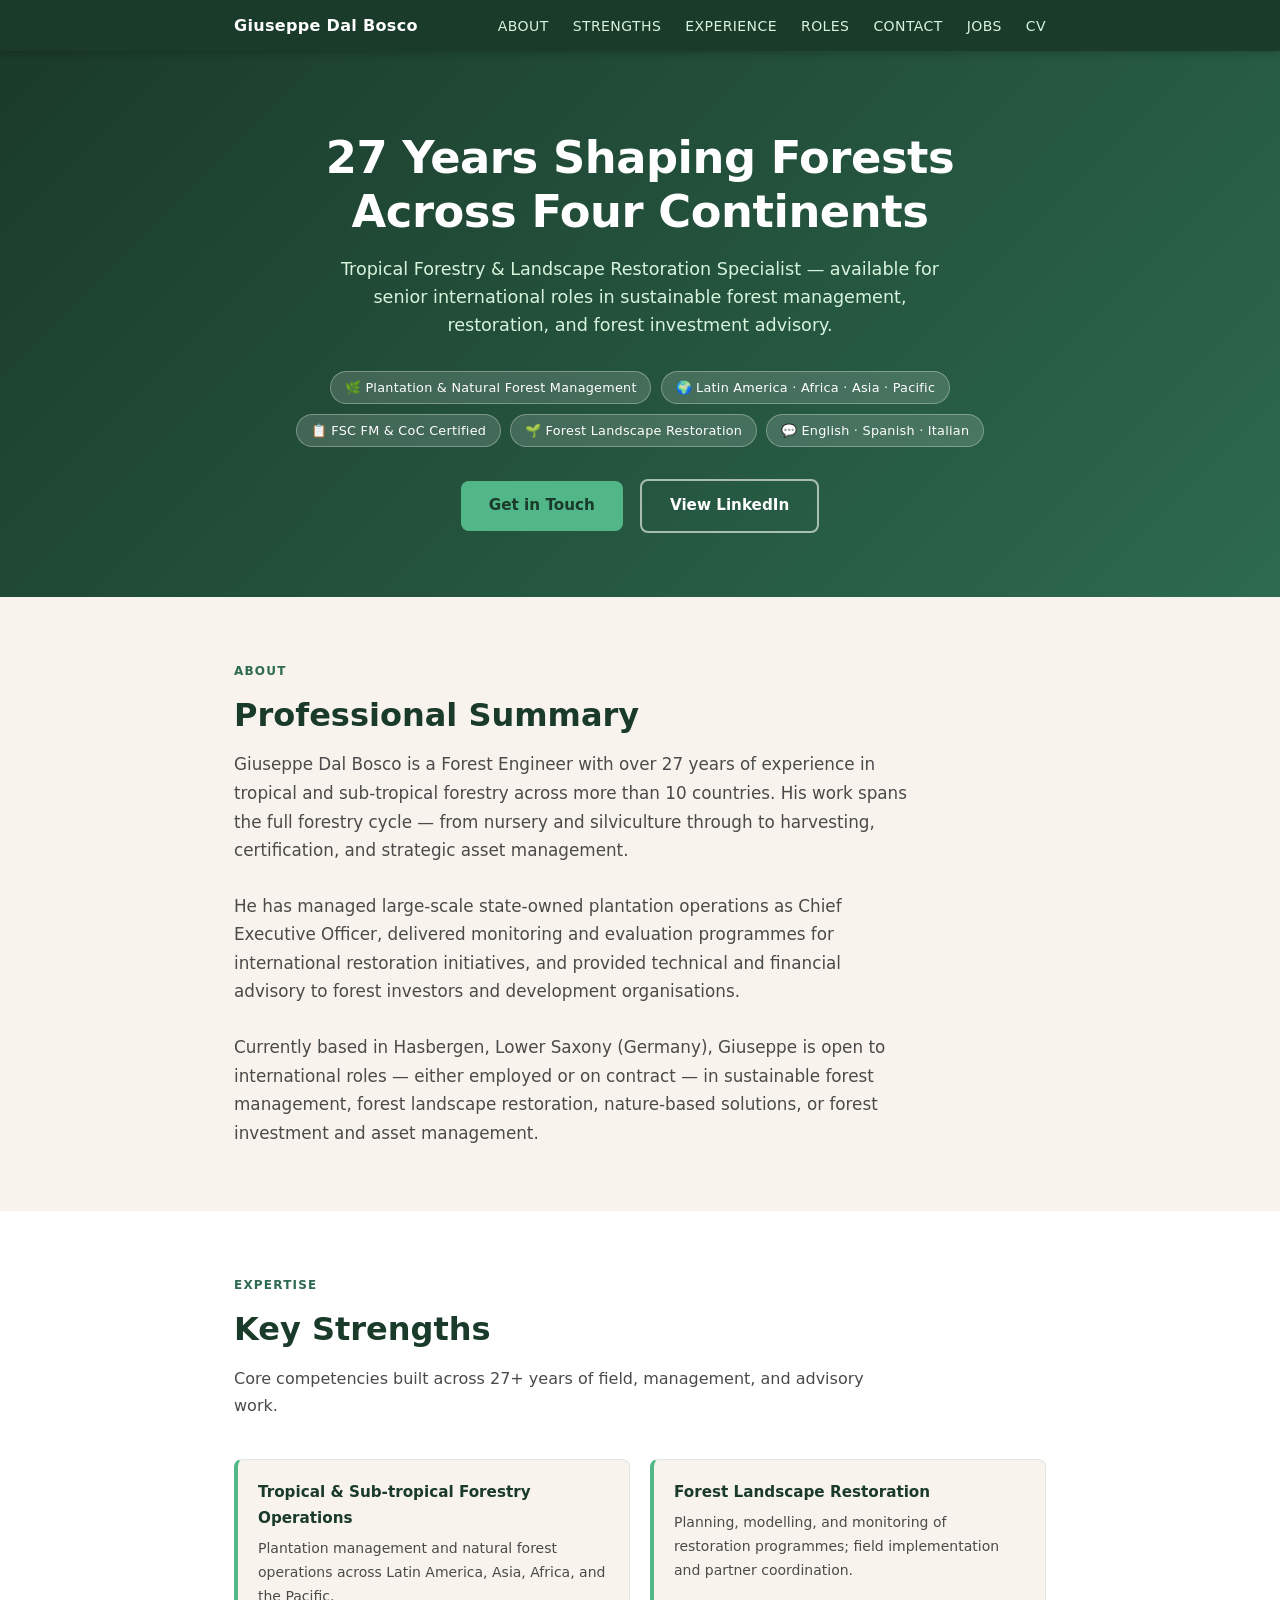
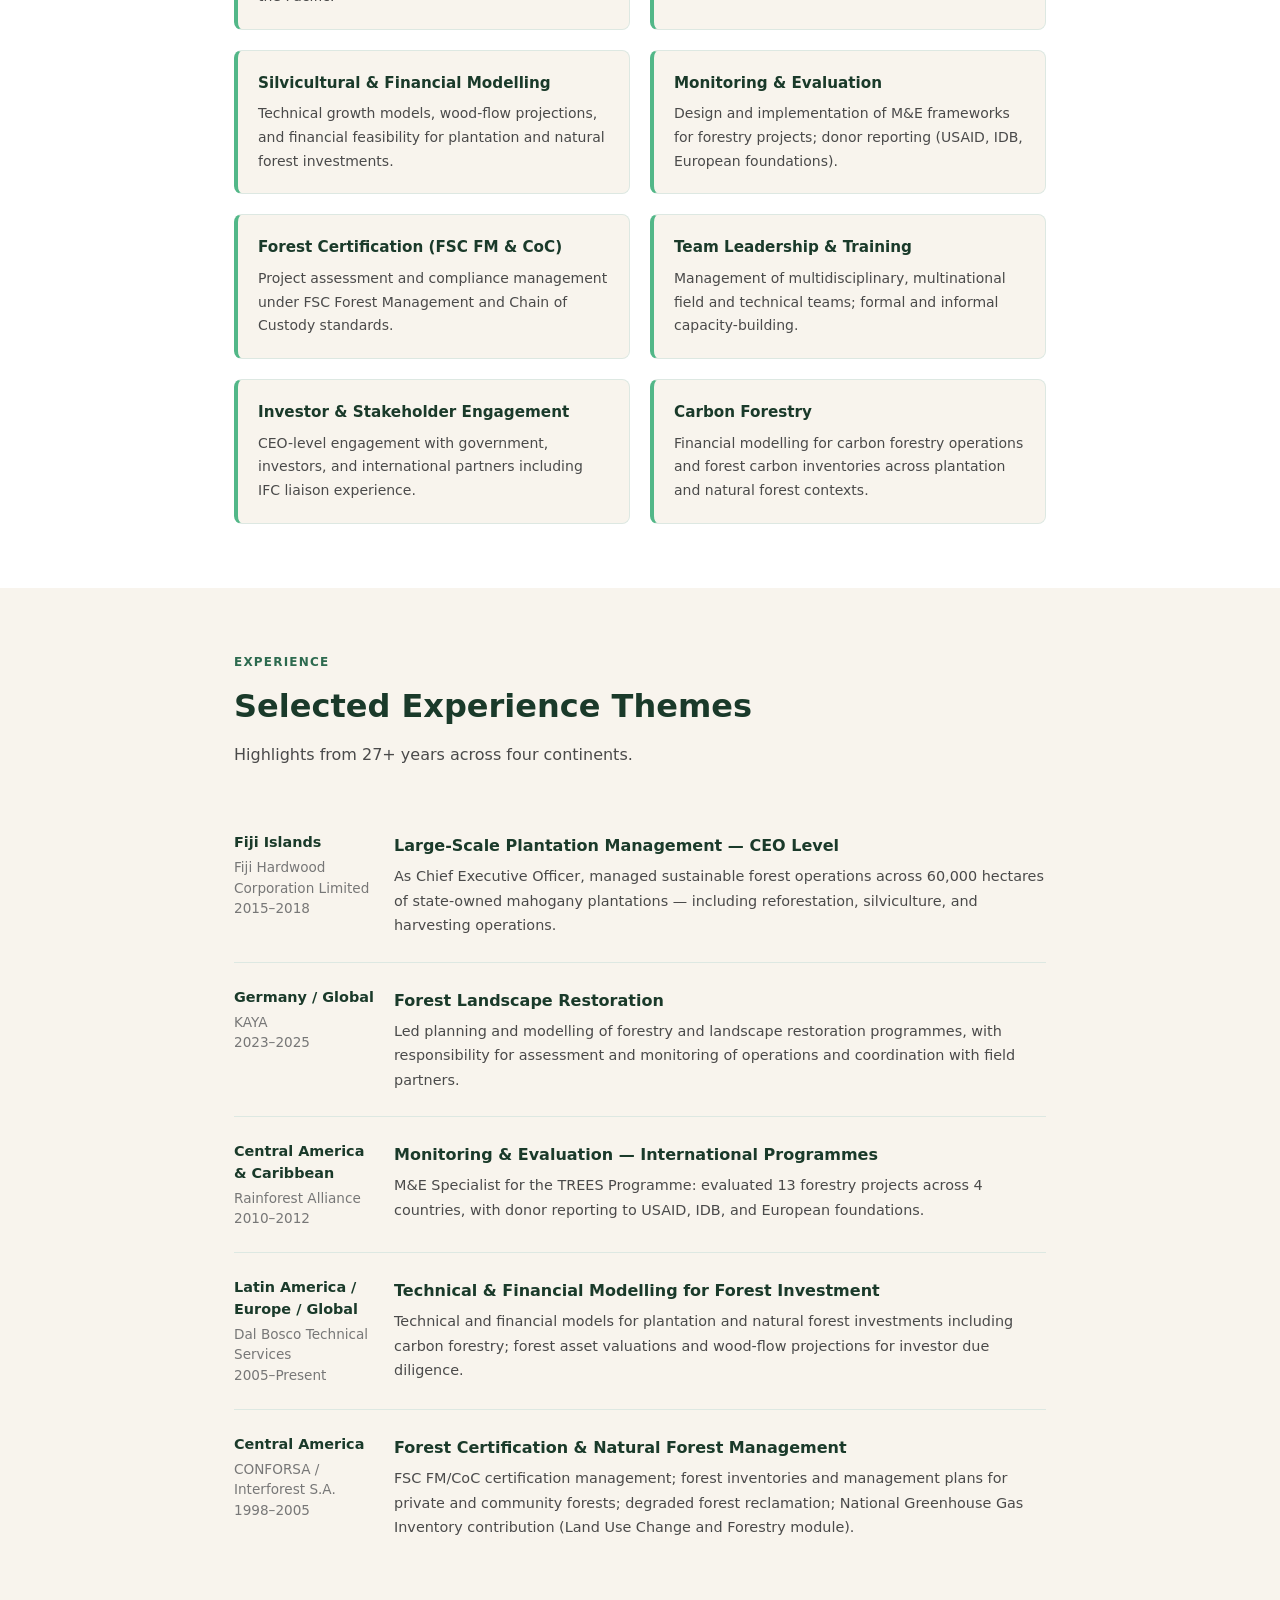
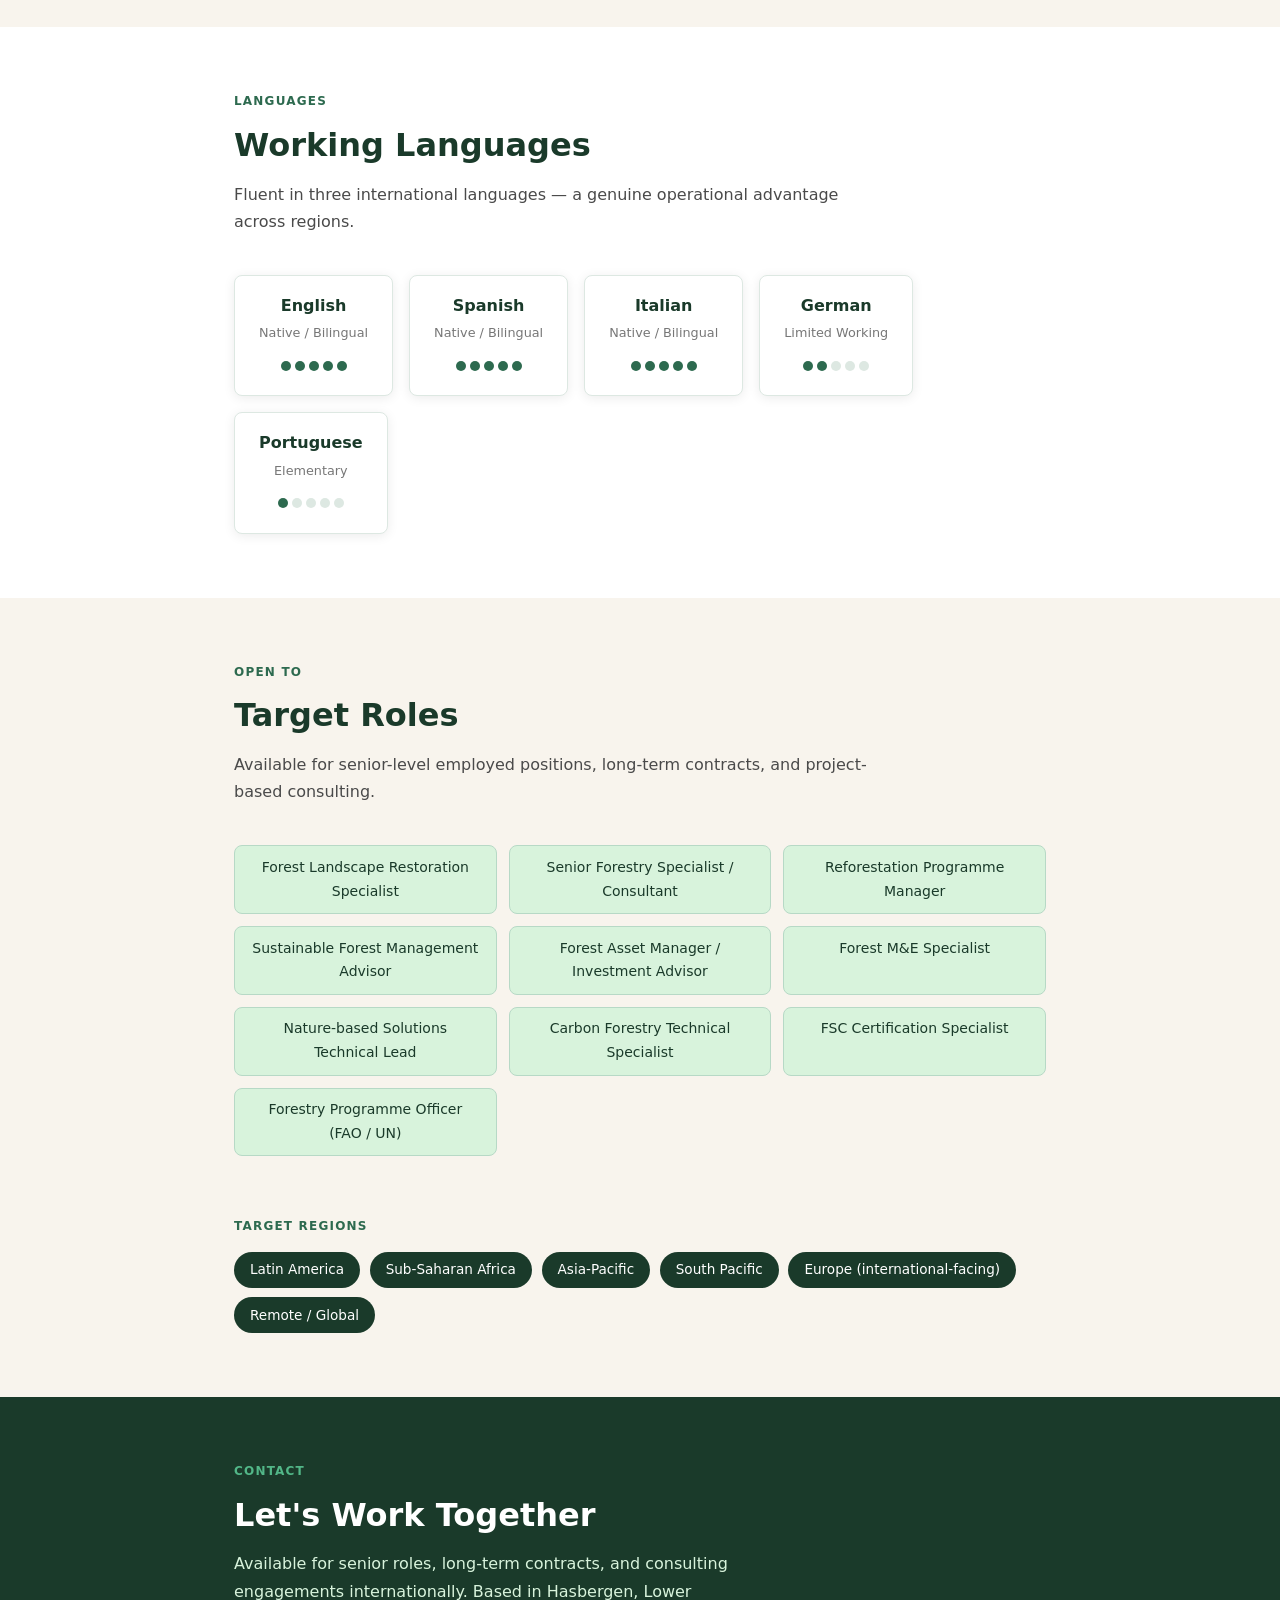
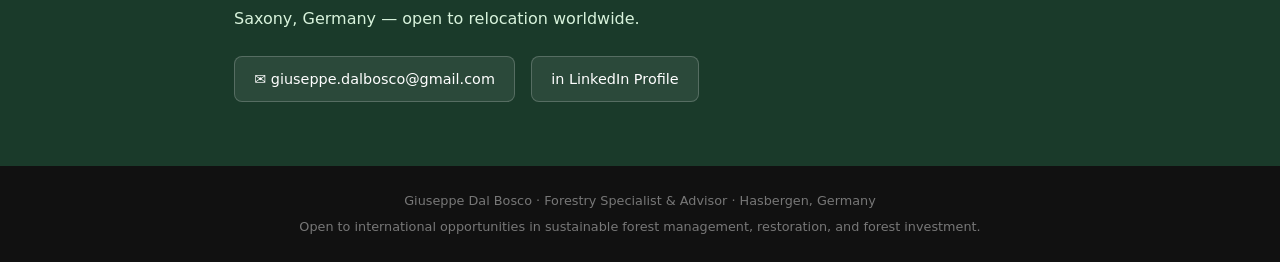
<file: index.html>
<!DOCTYPE html>
<html lang="en">
<head>
  <meta charset="UTF-8" />
  <meta name="viewport" content="width=device-width, initial-scale=1.0" />
  <title>Giuseppe Dal Bosco — Forestry Specialist &amp; Advisor</title>
  <meta name="description" content="Senior forestry professional with 27+ years in tropical and sub-tropical forestry across Latin America, Asia, Africa, and the South Pacific. Available for international roles in sustainable forest management, restoration, and forest investment." />
  <link rel="stylesheet" href="style.css" />
</head>
<body>

  <!-- ============ Navigation ============ -->
  <nav>
    <div class="container">
      <span class="nav-name">Giuseppe Dal Bosco</span>
      <ul>
        <li><a href="#about">About</a></li>
        <li><a href="#strengths">Strengths</a></li>
        <li><a href="#experience">Experience</a></li>
        <li><a href="#target-roles">Roles</a></li>
        <li><a href="#contact">Contact</a></li>
        <li><a href="jobs.html">Jobs</a></li>
        <li><a href="cv.html">CV</a></li>
      </ul>
    </div>
  </nav>

  <!-- ============ Hero ============ -->
  <header class="hero">
    <div class="container">
      <h1>27 Years Shaping Forests<br>Across Four Continents</h1>
      <p class="subtitle">
        Tropical Forestry &amp; Landscape Restoration Specialist — available for senior international roles in sustainable forest management, restoration, and forest investment advisory.
      </p>
      <div class="badge-row">
        <span class="badge">🌿 Plantation &amp; Natural Forest Management</span>
        <span class="badge">🌍 Latin America · Africa · Asia · Pacific</span>
        <span class="badge">📋 FSC FM &amp; CoC Certified</span>
        <span class="badge">🌱 Forest Landscape Restoration</span>
        <span class="badge">💬 English · Spanish · Italian</span>
      </div>
      <a href="#contact" class="btn btn-primary">Get in Touch</a>
      <a href="https://www.linkedin.com/in/giuseppe-dal-bosco-35815b2a" target="_blank" rel="noopener" class="btn btn-outline">View LinkedIn</a>
    </div>
  </header>

  <!-- ============ About ============ -->
  <section id="about">
    <div class="container">
      <span class="section-label">About</span>
      <h2>Professional Summary</h2>
      <p>
        Giuseppe Dal Bosco is a Forest Engineer with over 27 years of experience in tropical and sub-tropical forestry across more than 10 countries. His work spans the full forestry cycle — from nursery and silviculture through to harvesting, certification, and strategic asset management.
      </p>
      <br>
      <p>
        He has managed large-scale state-owned plantation operations as Chief Executive Officer, delivered monitoring and evaluation programmes for international restoration initiatives, and provided technical and financial advisory to forest investors and development organisations.
      </p>
      <br>
      <p>
        Currently based in Hasbergen, Lower Saxony (Germany), Giuseppe is open to international roles — either employed or on contract — in sustainable forest management, forest landscape restoration, nature-based solutions, or forest investment and asset management.
      </p>
    </div>
  </section>

  <!-- ============ Strengths ============ -->
  <section id="strengths">
    <div class="container">
      <span class="section-label">Expertise</span>
      <h2>Key Strengths</h2>
      <p class="section-intro">Core competencies built across 27+ years of field, management, and advisory work.</p>
      <div class="strengths-grid">

        <div class="strength-card">
          <h3>Tropical &amp; Sub-tropical Forestry Operations</h3>
          <p>Plantation management and natural forest operations across Latin America, Asia, Africa, and the Pacific.</p>
        </div>

        <div class="strength-card">
          <h3>Forest Landscape Restoration</h3>
          <p>Planning, modelling, and monitoring of restoration programmes; field implementation and partner coordination.</p>
        </div>

        <div class="strength-card">
          <h3>Silvicultural &amp; Financial Modelling</h3>
          <p>Technical growth models, wood-flow projections, and financial feasibility for plantation and natural forest investments.</p>
        </div>

        <div class="strength-card">
          <h3>Monitoring &amp; Evaluation</h3>
          <p>Design and implementation of M&amp;E frameworks for forestry projects; donor reporting (USAID, IDB, European foundations).</p>
        </div>

        <div class="strength-card">
          <h3>Forest Certification (FSC FM &amp; CoC)</h3>
          <p>Project assessment and compliance management under FSC Forest Management and Chain of Custody standards.</p>
        </div>

        <div class="strength-card">
          <h3>Team Leadership &amp; Training</h3>
          <p>Management of multidisciplinary, multinational field and technical teams; formal and informal capacity-building.</p>
        </div>

        <div class="strength-card">
          <h3>Investor &amp; Stakeholder Engagement</h3>
          <p>CEO-level engagement with government, investors, and international partners including IFC liaison experience.</p>
        </div>

        <div class="strength-card">
          <h3>Carbon Forestry</h3>
          <p>Financial modelling for carbon forestry operations and forest carbon inventories across plantation and natural forest contexts.</p>
        </div>

      </div>
    </div>
  </section>

  <!-- ============ Experience ============ -->
  <section id="experience">
    <div class="container">
      <span class="section-label">Experience</span>
      <h2>Selected Experience Themes</h2>
      <p class="section-intro">Highlights from 27+ years across four continents.</p>

      <div class="experience-list">

        <div class="exp-item">
          <div class="exp-meta">
            <strong>Fiji Islands</strong>
            Fiji Hardwood Corporation Limited<br>
            2015–2018
          </div>
          <div class="exp-body">
            <h3>Large-Scale Plantation Management — CEO Level</h3>
            <p>As Chief Executive Officer, managed sustainable forest operations across 60,000 hectares of state-owned mahogany plantations — including reforestation, silviculture, and harvesting operations.</p>
          </div>
        </div>

        <div class="exp-item">
          <div class="exp-meta">
            <strong>Germany / Global</strong>
            KAYA<br>
            2023–2025
          </div>
          <div class="exp-body">
            <h3>Forest Landscape Restoration</h3>
            <p>Led planning and modelling of forestry and landscape restoration programmes, with responsibility for assessment and monitoring of operations and coordination with field partners.</p>
          </div>
        </div>

        <div class="exp-item">
          <div class="exp-meta">
            <strong>Central America &amp; Caribbean</strong>
            Rainforest Alliance<br>
            2010–2012
          </div>
          <div class="exp-body">
            <h3>Monitoring &amp; Evaluation — International Programmes</h3>
            <p>M&amp;E Specialist for the TREES Programme: evaluated 13 forestry projects across 4 countries, with donor reporting to USAID, IDB, and European foundations.</p>
          </div>
        </div>

        <div class="exp-item">
          <div class="exp-meta">
            <strong>Latin America / Europe / Global</strong>
            Dal Bosco Technical Services<br>
            2005–Present
          </div>
          <div class="exp-body">
            <h3>Technical &amp; Financial Modelling for Forest Investment</h3>
            <p>Technical and financial models for plantation and natural forest investments including carbon forestry; forest asset valuations and wood-flow projections for investor due diligence.</p>
          </div>
        </div>

        <div class="exp-item">
          <div class="exp-meta">
            <strong>Central America</strong>
            CONFORSA / Interforest S.A.<br>
            1998–2005
          </div>
          <div class="exp-body">
            <h3>Forest Certification &amp; Natural Forest Management</h3>
            <p>FSC FM/CoC certification management; forest inventories and management plans for private and community forests; degraded forest reclamation; National Greenhouse Gas Inventory contribution (Land Use Change and Forestry module).</p>
          </div>
        </div>

      </div>
    </div>
  </section>

  <!-- ============ Languages ============ -->
  <section id="languages">
    <div class="container">
      <span class="section-label">Languages</span>
      <h2>Working Languages</h2>
      <p class="section-intro">Fluent in three international languages — a genuine operational advantage across regions.</p>
      <div class="lang-grid">

        <div class="lang-card">
          <div class="lang-name">English</div>
          <div class="lang-level">Native / Bilingual</div>
          <div class="lang-dots">
            <span class="dot filled"></span><span class="dot filled"></span><span class="dot filled"></span><span class="dot filled"></span><span class="dot filled"></span>
          </div>
        </div>

        <div class="lang-card">
          <div class="lang-name">Spanish</div>
          <div class="lang-level">Native / Bilingual</div>
          <div class="lang-dots">
            <span class="dot filled"></span><span class="dot filled"></span><span class="dot filled"></span><span class="dot filled"></span><span class="dot filled"></span>
          </div>
        </div>

        <div class="lang-card">
          <div class="lang-name">Italian</div>
          <div class="lang-level">Native / Bilingual</div>
          <div class="lang-dots">
            <span class="dot filled"></span><span class="dot filled"></span><span class="dot filled"></span><span class="dot filled"></span><span class="dot filled"></span>
          </div>
        </div>

        <div class="lang-card">
          <div class="lang-name">German</div>
          <div class="lang-level">Limited Working</div>
          <div class="lang-dots">
            <span class="dot filled"></span><span class="dot filled"></span><span class="dot empty"></span><span class="dot empty"></span><span class="dot empty"></span>
          </div>
        </div>

        <div class="lang-card">
          <div class="lang-name">Portuguese</div>
          <div class="lang-level">Elementary</div>
          <div class="lang-dots">
            <span class="dot filled"></span><span class="dot empty"></span><span class="dot empty"></span><span class="dot empty"></span><span class="dot empty"></span>
          </div>
        </div>

      </div>
    </div>
  </section>

  <!-- ============ Target Roles ============ -->
  <section id="target-roles">
    <div class="container">
      <span class="section-label">Open To</span>
      <h2>Target Roles</h2>
      <p class="section-intro">Available for senior-level employed positions, long-term contracts, and project-based consulting.</p>
      <div class="roles-grid">
        <div class="role-tag">Forest Landscape Restoration Specialist</div>
        <div class="role-tag">Senior Forestry Specialist / Consultant</div>
        <div class="role-tag">Reforestation Programme Manager</div>
        <div class="role-tag">Sustainable Forest Management Advisor</div>
        <div class="role-tag">Forest Asset Manager / Investment Advisor</div>
        <div class="role-tag">Forest M&amp;E Specialist</div>
        <div class="role-tag">Nature-based Solutions Technical Lead</div>
        <div class="role-tag">Carbon Forestry Technical Specialist</div>
        <div class="role-tag">FSC Certification Specialist</div>
        <div class="role-tag">Forestry Programme Officer (FAO / UN)</div>
      </div>

      <br>
      <span class="section-label" style="margin-top:2rem;">Target Regions</span>
      <div class="regions-list">
        <span class="region-pill">Latin America</span>
        <span class="region-pill">Sub-Saharan Africa</span>
        <span class="region-pill">Asia-Pacific</span>
        <span class="region-pill">South Pacific</span>
        <span class="region-pill">Europe (international-facing)</span>
        <span class="region-pill">Remote / Global</span>
      </div>
    </div>
  </section>

  <!-- ============ Contact ============ -->
  <section id="contact">
    <div class="container">
      <span class="section-label">Contact</span>
      <h2>Let's Work Together</h2>
      <p>Available for senior roles, long-term contracts, and consulting engagements internationally. Based in Hasbergen, Lower Saxony, Germany — open to relocation worldwide.</p>
      <div class="contact-links">
        <a class="contact-link" href="mailto:giuseppe.dalbosco@gmail.com">
          ✉ giuseppe.dalbosco@gmail.com
        </a>
        <a class="contact-link" href="https://www.linkedin.com/in/giuseppe-dal-bosco-35815b2a" target="_blank" rel="noopener">
          in LinkedIn Profile
        </a>
      </div>
    </div>
  </section>

  <!-- ============ Footer ============ -->
  <footer>
    <p>Giuseppe Dal Bosco · Forestry Specialist &amp; Advisor · Hasbergen, Germany</p>
    <p style="margin-top:0.3rem;">Open to international opportunities in sustainable forest management, restoration, and forest investment.</p>
  </footer>

</body>
</html>
</file>
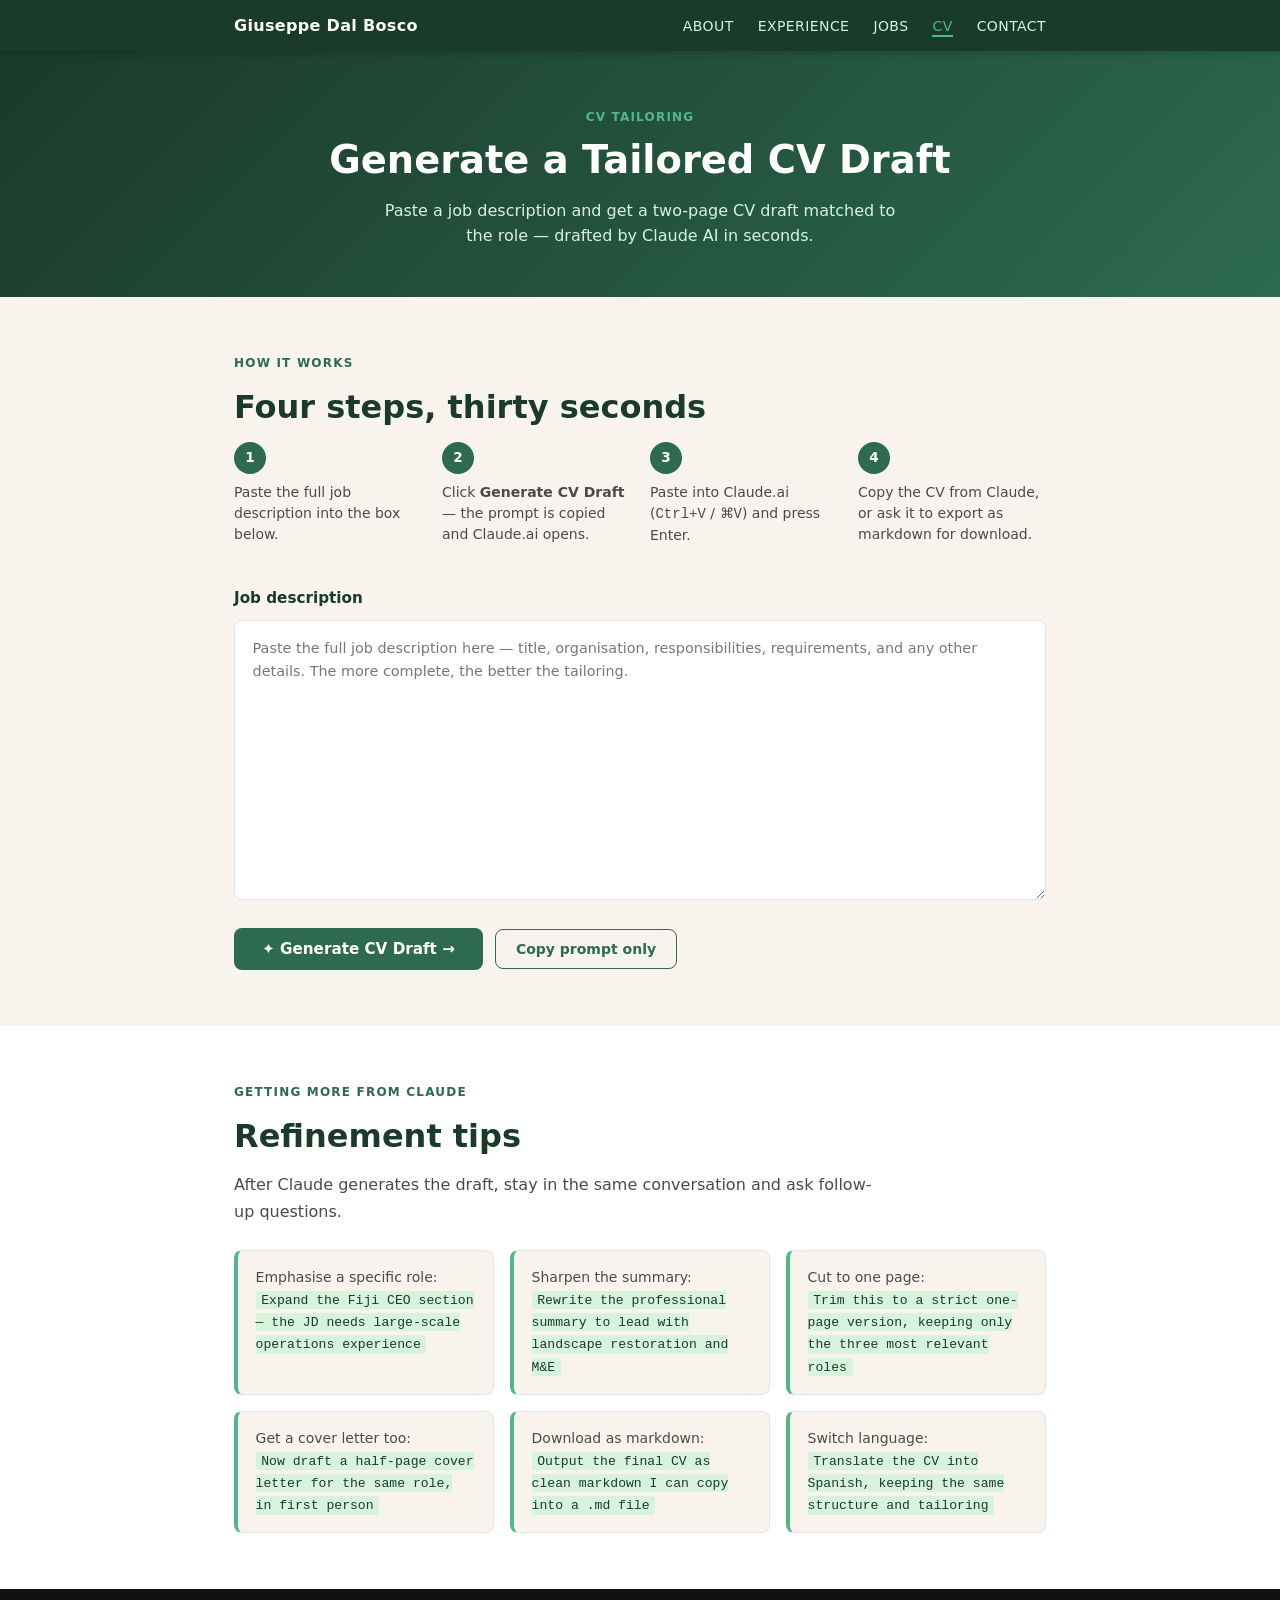
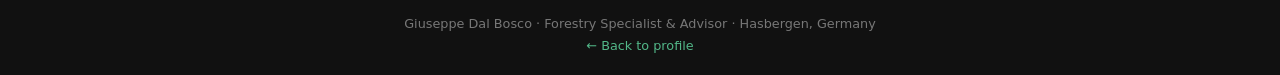
<file: cv.html>
<!DOCTYPE html>
<html lang="en">
<head>
  <meta charset="UTF-8" />
  <meta name="viewport" content="width=device-width, initial-scale=1.0" />
  <title>CV Tailoring — Giuseppe Dal Bosco</title>
  <meta name="description" content="Generate a tailored two-page CV draft for any forestry or restoration role — paste the job description and open the prompt in Claude.ai." />
  <link rel="stylesheet" href="style.css" />

  <style>
    /* ============================================================
       cv.html — page-specific styles
       ============================================================ */

    .cv-hero {
      background: linear-gradient(135deg, var(--green-dark) 0%, var(--green-mid) 100%);
      color: var(--white);
      padding: 3.5rem 0 3rem;
      text-align: center;
    }
    .cv-hero .section-label { color: var(--green-light); margin-bottom: 0.6rem; }
    .cv-hero h1 {
      font-size: clamp(1.6rem, 3.5vw, 2.4rem);
      font-weight: 700;
      line-height: 1.2;
      margin-bottom: 0.9rem;
      color: var(--white);
    }
    .cv-hero .subtitle {
      font-size: 1rem;
      color: var(--green-pale);
      max-width: 540px;
      margin: 0 auto;
      line-height: 1.6;
    }

    .cv-section { padding: 3.5rem 0; }
    .cv-section.alt { background: var(--white); }

    /* Steps */
    .steps {
      display: grid;
      grid-template-columns: repeat(auto-fit, minmax(180px, 1fr));
      gap: 1.25rem;
      margin-bottom: 2.5rem;
    }
    .step {
      display: flex;
      flex-direction: column;
      align-items: flex-start;
      gap: 0.5rem;
    }
    .step-num {
      width: 2rem;
      height: 2rem;
      border-radius: 50%;
      background: var(--green-mid);
      color: var(--white);
      font-size: 0.85rem;
      font-weight: 700;
      display: flex;
      align-items: center;
      justify-content: center;
      flex-shrink: 0;
    }
    .step-text {
      font-size: 0.875rem;
      color: var(--text-mid);
      line-height: 1.5;
    }

    /* Textarea */
    .jd-label {
      display: block;
      font-weight: 600;
      color: var(--green-dark);
      margin-bottom: 0.5rem;
      font-size: 0.95rem;
    }
    .jd-textarea {
      width: 100%;
      min-height: 280px;
      padding: 1rem 1.1rem;
      border: 1.5px solid var(--border);
      border-radius: var(--radius);
      font-family: var(--font-sans);
      font-size: 0.9rem;
      line-height: 1.6;
      color: var(--text-dark);
      background: var(--white);
      resize: vertical;
      transition: border-color 0.15s;
    }
    .jd-textarea:focus {
      outline: none;
      border-color: var(--green-mid);
      box-shadow: 0 0 0 3px rgba(45,106,79,0.12);
    }
    .jd-textarea::placeholder { color: var(--text-light); }

    /* Buttons */
    .btn-row {
      display: flex;
      flex-wrap: wrap;
      gap: 0.75rem;
      margin-top: 1.25rem;
      align-items: center;
    }
    .btn-generate {
      display: inline-flex;
      align-items: center;
      gap: 0.5rem;
      background: var(--green-mid);
      color: var(--white);
      border: none;
      border-radius: var(--radius);
      padding: 0.75rem 1.75rem;
      font-family: var(--font-sans);
      font-size: 0.95rem;
      font-weight: 600;
      cursor: pointer;
      transition: background 0.15s, transform 0.1s;
    }
    .btn-generate:hover { background: var(--green-dark); }
    .btn-generate:active { transform: translateY(1px); }
    .btn-generate:disabled { opacity: 0.5; cursor: not-allowed; transform: none; }

    .btn-copy-only {
      display: inline-flex;
      align-items: center;
      gap: 0.4rem;
      background: transparent;
      color: var(--green-mid);
      border: 1.5px solid var(--green-mid);
      border-radius: var(--radius);
      padding: 0.7rem 1.25rem;
      font-family: var(--font-sans);
      font-size: 0.875rem;
      font-weight: 600;
      cursor: pointer;
      transition: background 0.15s, color 0.15s;
    }
    .btn-copy-only:hover { background: var(--green-pale); }
    .btn-copy-only:disabled { opacity: 0.5; cursor: not-allowed; }

    /* Status message */
    .cv-status {
      display: none;
      margin-top: 1.25rem;
      padding: 0.9rem 1.1rem;
      border-radius: var(--radius);
      font-size: 0.9rem;
      font-weight: 500;
      line-height: 1.5;
    }
    .cv-status.success {
      background: var(--green-pale);
      color: var(--green-dark);
      border: 1px solid #b7d9c6;
    }
    .cv-status.error {
      background: #fff3cd;
      color: #856404;
      border: 1px solid #ffc107;
    }

    /* Tips */
    .tips-grid {
      display: grid;
      grid-template-columns: repeat(auto-fit, minmax(220px, 1fr));
      gap: 1rem;
      margin-top: 1rem;
    }
    .tip-card {
      background: var(--sand);
      border: 1px solid var(--border);
      border-left: 4px solid var(--green-light);
      border-radius: var(--radius);
      padding: 1rem 1.1rem;
    }
    .tip-card p {
      font-size: 0.875rem;
      color: var(--text-mid);
      line-height: 1.55;
      margin: 0;
    }
    .tip-card code {
      background: var(--green-pale);
      color: var(--green-dark);
      padding: 0.1rem 0.35rem;
      border-radius: 3px;
      font-size: 0.82rem;
      font-family: monospace;
    }

    /* Footer */
    .cv-footer {
      background: #111;
      color: var(--text-light);
      text-align: center;
      padding: 1.5rem;
      font-size: 0.8rem;
    }
    .cv-footer a { color: var(--green-light); }
    .cv-footer a:hover { color: var(--white); text-decoration: none; }

    @media (max-width: 600px) {
      nav ul { gap: 0.65rem; }
      nav ul a { font-size: 0.78rem; }
      .cv-hero { padding: 2.5rem 0 2rem; }
      .steps { grid-template-columns: 1fr 1fr; }
    }
  </style>
</head>
<body>

  <!-- ============ Navigation ============ -->
  <nav>
    <div class="container">
      <a href="index.html" class="nav-name" style="color:var(--white);font-weight:700;font-size:1rem;letter-spacing:0.02em;text-decoration:none;">Giuseppe Dal Bosco</a>
      <ul>
        <li><a href="index.html#about">About</a></li>
        <li><a href="index.html#experience">Experience</a></li>
        <li><a href="jobs.html">Jobs</a></li>
        <li><a href="cv.html" class="nav-active" style="color:var(--green-light);border-bottom:2px solid var(--green-light);padding-bottom:1px;">CV</a></li>
        <li><a href="index.html#contact">Contact</a></li>
      </ul>
    </div>
  </nav>

  <!-- ============ Hero ============ -->
  <header class="cv-hero">
    <div class="container">
      <span class="section-label">CV Tailoring</span>
      <h1>Generate a Tailored CV Draft</h1>
      <p class="subtitle">Paste a job description and get a two-page CV draft matched to the role — drafted by Claude AI in seconds.</p>
    </div>
  </header>

  <!-- ============ Main Tool ============ -->
  <section class="cv-section">
    <div class="container">

      <span class="section-label">How it works</span>
      <h2>Four steps, thirty seconds</h2>

      <div class="steps">
        <div class="step">
          <div class="step-num">1</div>
          <p class="step-text">Paste the full job description into the box below.</p>
        </div>
        <div class="step">
          <div class="step-num">2</div>
          <p class="step-text">Click <strong>Generate CV Draft</strong> — the prompt is copied and Claude.ai opens.</p>
        </div>
        <div class="step">
          <div class="step-num">3</div>
          <p class="step-text">Paste into Claude.ai (<kbd>Ctrl+V</kbd> / <kbd>⌘V</kbd>) and press Enter.</p>
        </div>
        <div class="step">
          <div class="step-num">4</div>
          <p class="step-text">Copy the CV from Claude, or ask it to export as markdown for download.</p>
        </div>
      </div>

      <label class="jd-label" for="jd-input">Job description</label>
      <textarea
        id="jd-input"
        class="jd-textarea"
        placeholder="Paste the full job description here — title, organisation, responsibilities, requirements, and any other details. The more complete, the better the tailoring."></textarea>

      <div class="btn-row">
        <button class="btn-generate" id="btn-generate" onclick="generateCV()">
          ✦ Generate CV Draft &rarr;
        </button>
        <button class="btn-copy-only" id="btn-copy" onclick="copyOnly()">
          Copy prompt only
        </button>
      </div>

      <div id="cv-status" class="cv-status"></div>

    </div>
  </section>

  <!-- ============ Tips ============ -->
  <section class="cv-section alt">
    <div class="container">
      <span class="section-label">Getting more from Claude</span>
      <h2>Refinement tips</h2>
      <p class="section-intro" style="margin-bottom:1.5rem;">After Claude generates the draft, stay in the same conversation and ask follow-up questions.</p>
      <div class="tips-grid">
        <div class="tip-card">
          <p>Emphasise a specific role:<br><code>Expand the Fiji CEO section — the JD needs large-scale operations experience</code></p>
        </div>
        <div class="tip-card">
          <p>Sharpen the summary:<br><code>Rewrite the professional summary to lead with landscape restoration and M&amp;E</code></p>
        </div>
        <div class="tip-card">
          <p>Cut to one page:<br><code>Trim this to a strict one-page version, keeping only the three most relevant roles</code></p>
        </div>
        <div class="tip-card">
          <p>Get a cover letter too:<br><code>Now draft a half-page cover letter for the same role, in first person</code></p>
        </div>
        <div class="tip-card">
          <p>Download as markdown:<br><code>Output the final CV as clean markdown I can copy into a .md file</code></p>
        </div>
        <div class="tip-card">
          <p>Switch language:<br><code>Translate the CV into Spanish, keeping the same structure and tailoring</code></p>
        </div>
      </div>
    </div>
  </section>

  <!-- ============ Footer ============ -->
  <footer class="cv-footer">
    <p>Giuseppe Dal Bosco &middot; Forestry Specialist &amp; Advisor &middot; Hasbergen, Germany</p>
    <a href="index.html">&larr; Back to profile</a>
  </footer>

  <script>
    /* ============================================================
       Giuseppe Dal Bosco — full profile context for the prompt
       ============================================================ */
    var PROFILE = [
      'Name: Giuseppe Dal Bosco',
      'Contact: giuseppe.dalbosco@gmail.com | Hasbergen, Lower Saxony, Germany | Open to international relocation',
      'LinkedIn: https://www.linkedin.com/in/giuseppe-dal-bosco-35815b2a',
      '',
      'EDUCATION',
      'Forest Engineer — Universidad del Valle de Guatemala, Guatemala City (1997 / 1999)',
      '',
      'EXPERIENCE',
      '',
      'Forestry Specialist — KAYA | Germany / Global | 2023–2025',
      '- Led planning and modelling of forest landscape restoration (FLR) programmes across multiple countries',
      '- Responsible for assessment, monitoring, and evaluation of field restoration operations',
      '- Coordination with international field partners and implementation teams',
      '- Remote sensing and spatial analysis for restoration monitoring and reporting',
      '',
      'Chief Executive Officer — Fiji Hardwood Corporation Limited | Fiji Islands | 2015–2018',
      '- Managed sustainable forest operations across 60,000 ha of state-owned mahogany plantations',
      '- Led reforestation, silviculture, harvesting, and log marketing operations at national scale',
      '- Reported directly to the Government of Fiji; oversaw large multidisciplinary technical and operational teams',
      '- IFC liaison; managed relationships with international investors, development partners, and bilateral donors',
      '- Prepared strategic and financial plans, annual budgets, and board-level reporting',
      '',
      'M&E Specialist — Rainforest Alliance, TREES Programme | Central America & Caribbean | 2010–2012',
      '- Monitored and evaluated 13 forestry and landscape projects across 4 countries',
      '- Developed M&E frameworks, indicators, and data collection systems for large-scale conservation programmes',
      '- Donor reporting to USAID, Inter-American Development Bank (IDB), and European foundations',
      '- Capacity-building with implementing partner organisations on M&E practices',
      '',
      'Independent Consultant — Dal Bosco Technical Services | Latin America / Europe / Global | 2005–Present',
      '- Technical and financial modelling for plantation and natural forest investments (tropical and sub-tropical species)',
      '- Carbon forestry inventories and financial models for carbon project development and REDD+ feasibility',
      '- Forest asset valuations, wood-flow projections, and due diligence support for international investors',
      '- FSC FM/CoC assessment and certification management for private forest enterprises',
      '- Clients have included private investors, development finance institutions, and forest companies',
      '',
      'Forestry Technician & Consultant — CONFORSA / Interforest S.A. | Guatemala & Central America | 1998–2005',
      '- FSC FM/CoC certification management for private and community-owned forest operations',
      '- Forest inventories, growth modelling, and management plan preparation for natural forest and plantations',
      '- Degraded forest reclamation and early-stage restoration design',
      '- Contributed to National Greenhouse Gas Inventory — Land Use Change and Forestry (LUCF) module',
      '- Field supervision of silvicultural operations and harvesting',
      '',
      'KEY SKILLS',
      '- Tropical & sub-tropical plantation management (mahogany, teak, pine, native species)',
      '- Forest landscape restoration (FLR) — planning, modelling, field implementation, monitoring',
      '- Monitoring & Evaluation (M&E) — framework design, indicator development, donor reporting',
      '- Financial modelling — wood-flow projections, NPV/IRR analysis, forest asset valuation',
      '- Carbon forestry — inventories, additionality assessment, REDD+ feasibility',
      '- FSC Forest Management & Chain of Custody certification (SW-FM/COC-1450; SW-COC-939)',
      '- GIS and remote sensing for forest monitoring and spatial analysis',
      '- Team leadership — large multinational field and technical teams',
      '- Stakeholder engagement — government, investors, NGO partners, development banks (IFC, IDB)',
      '',
      'LANGUAGES',
      'English — Native / Bilingual',
      'Spanish — Native / Bilingual',
      'Italian — Native / Bilingual',
      'German — Limited working proficiency',
      'Portuguese — Elementary',
    ].join('\n');

    var PROMPT_INSTRUCTIONS = [
      'You are an expert CV writer specialising in international forestry, conservation, and natural resource management roles.',
      'Write a tailored two-page CV for Giuseppe Dal Bosco, optimised for the specific job description provided below.',
      '',
      'Instructions:',
      '- Format in clean Markdown: # for name, ## for section headers, **bold** for role titles and organisations',
      '- Structure: Name / Contact → Professional Summary → Experience → Key Skills → Certifications → Education → Languages',
      '- Professional Summary must be 3–4 lines and directly address the key requirements in the job description',
      '- Order experience and bullet points to lead with what is most relevant to this role; de-emphasise less relevant roles',
      '- Bullets should be achievement-oriented and specific — numbers and outcomes where possible',
      '- Omit anything clearly not relevant to this position',
      '- Total CV should fit two printed pages (approximately 600–750 words of content)',
      '- Output ONLY the CV in markdown. No introduction, no commentary, no closing remarks.',
      '',
      '---',
      '',
      "GIUSEPPE DAL BOSCO — FULL PROFILE\n\n" + PROFILE,
      '',
      '---',
      '',
      'JOB DESCRIPTION TO TAILOR FOR:',
    ].join('\n');

    function buildPrompt(jobDescription) {
      return PROMPT_INSTRUCTIONS + '\n\n' + jobDescription.trim();
    }

    function showStatus(msg, type) {
      var el = document.getElementById('cv-status');
      el.textContent = msg;
      el.className = 'cv-status ' + type;
      el.style.display = 'block';
    }

    function copyToClipboard(text) {
      if (navigator.clipboard && navigator.clipboard.writeText) {
        return navigator.clipboard.writeText(text);
      }
      // Fallback
      var ta = document.createElement('textarea');
      ta.value = text;
      ta.style.cssText = 'position:fixed;opacity:0;top:0;left:0;';
      document.body.appendChild(ta);
      ta.focus();
      ta.select();
      try { document.execCommand('copy'); } catch(e) {}
      document.body.removeChild(ta);
      return Promise.resolve();
    }

    function generateCV() {
      var jd = document.getElementById('jd-input').value.trim();
      if (!jd) {
        showStatus('Please paste a job description first.', 'error');
        return;
      }
      var prompt = buildPrompt(jd);
      var btn = document.getElementById('btn-generate');
      btn.disabled = true;
      btn.textContent = 'Copying…';

      copyToClipboard(prompt).then(function() {
        window.open('https://claude.ai/new', '_blank');
        showStatus(
          '✓ Prompt copied to clipboard and Claude.ai is opening in a new tab. Paste with Ctrl+V (or ⌘V on Mac) and press Enter to generate the CV.',
          'success'
        );
        btn.textContent = '✓ Done — open Claude.ai tab';
        setTimeout(function() {
          btn.disabled = false;
          btn.innerHTML = '&#x2736; Generate CV Draft &rarr;';
        }, 4000);
      }).catch(function() {
        showStatus('Could not copy automatically — click "Copy prompt only" and paste manually into Claude.ai.', 'error');
        btn.disabled = false;
        btn.innerHTML = '&#x2736; Generate CV Draft &rarr;';
      });
    }

    function copyOnly() {
      var jd = document.getElementById('jd-input').value.trim();
      if (!jd) {
        showStatus('Please paste a job description first.', 'error');
        return;
      }
      var prompt = buildPrompt(jd);
      var btn = document.getElementById('btn-copy');
      btn.disabled = true;

      copyToClipboard(prompt).then(function() {
        showStatus('✓ Prompt copied to clipboard. Open claude.ai and paste it in.', 'success');
        btn.textContent = '✓ Copied';
        setTimeout(function() {
          btn.disabled = false;
          btn.textContent = 'Copy prompt only';
        }, 3000);
      }).catch(function() {
        showStatus('Clipboard copy failed — try the main button or copy manually.', 'error');
        btn.disabled = false;
      });
    }
  </script>

</body>
</html>
</file>
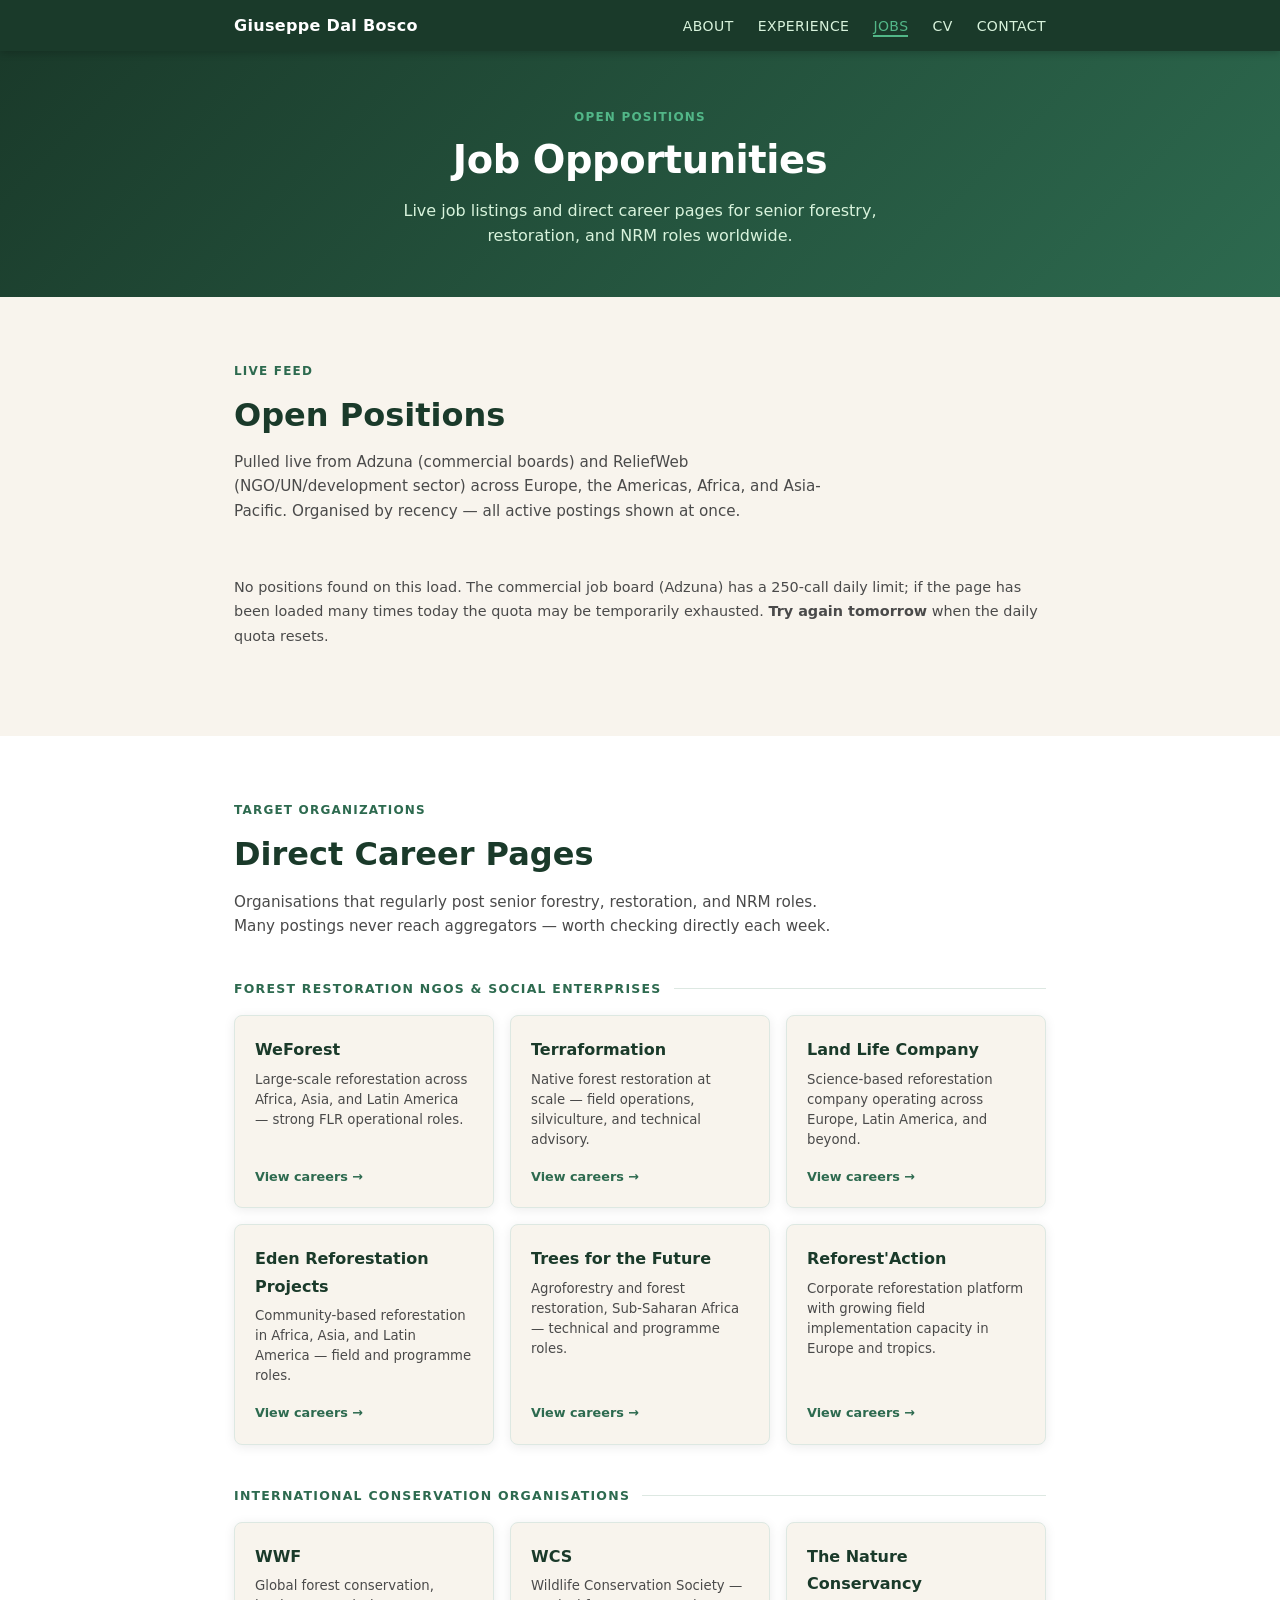
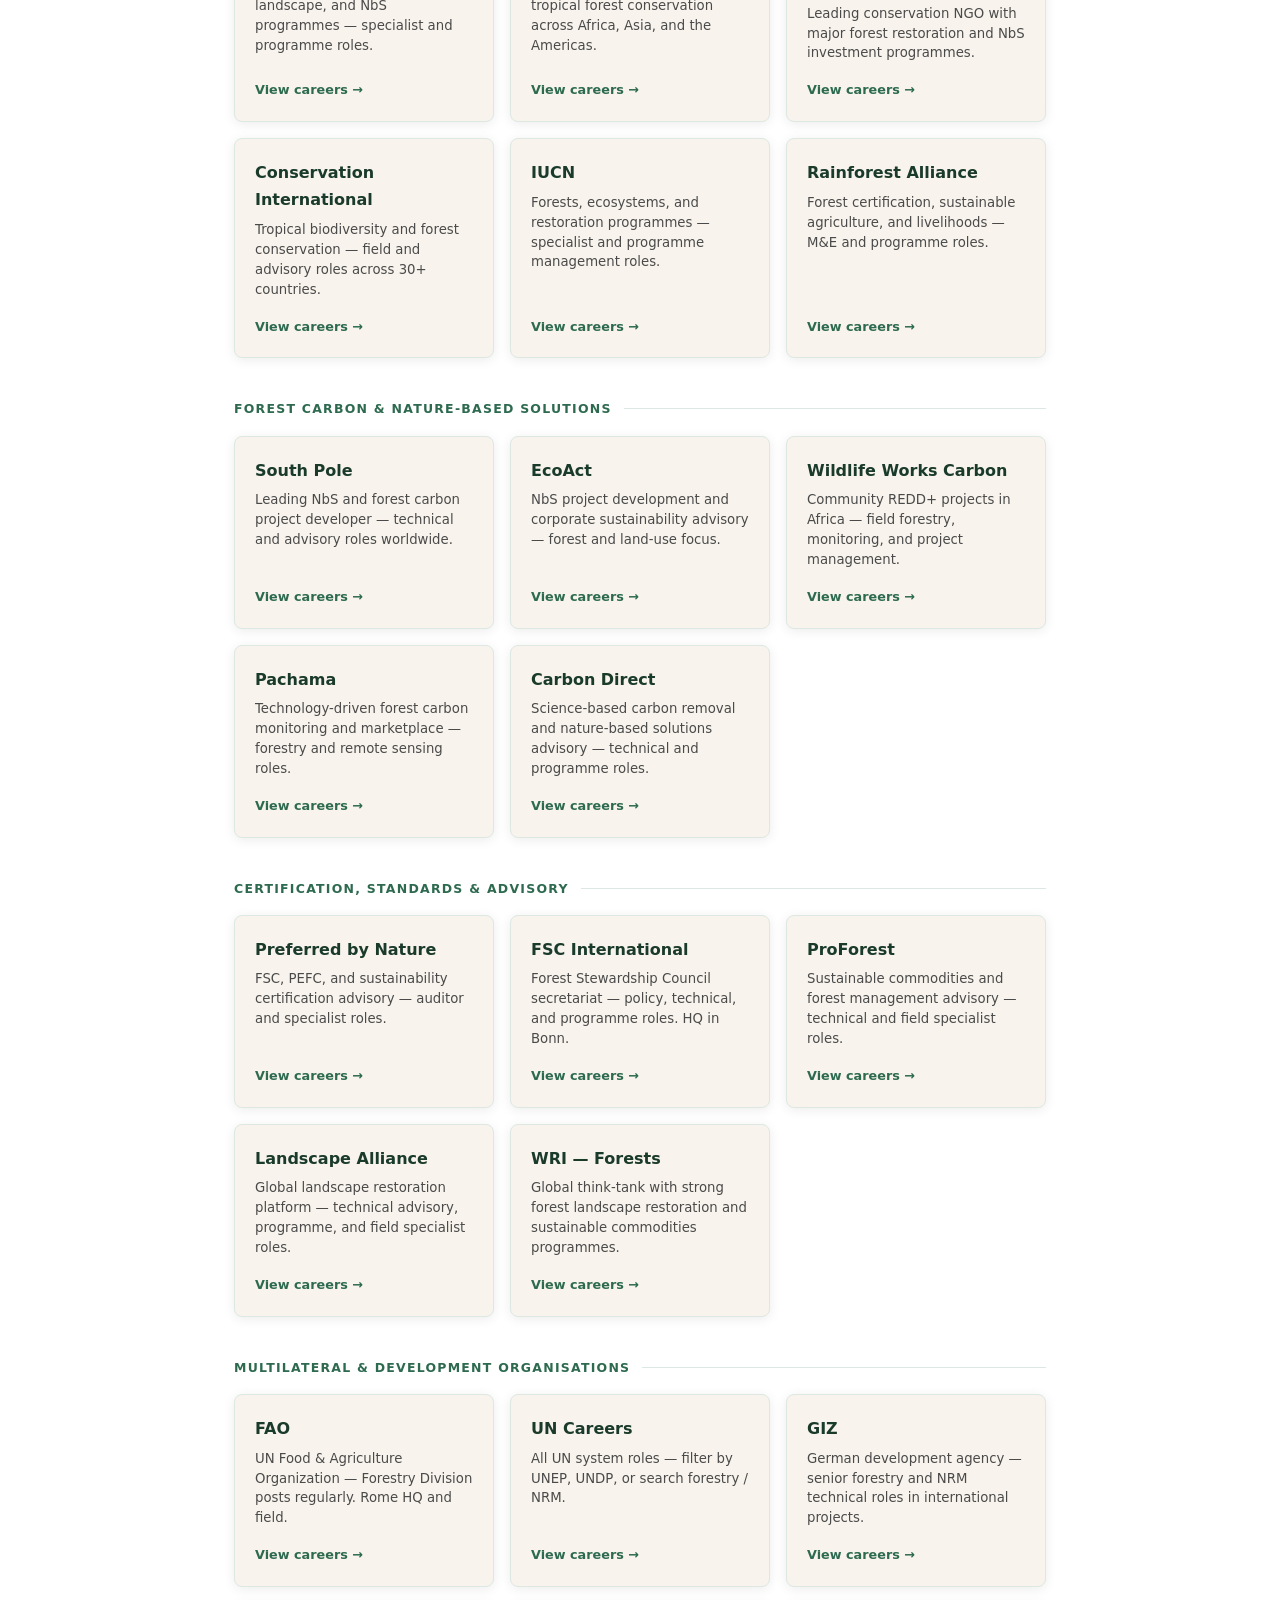
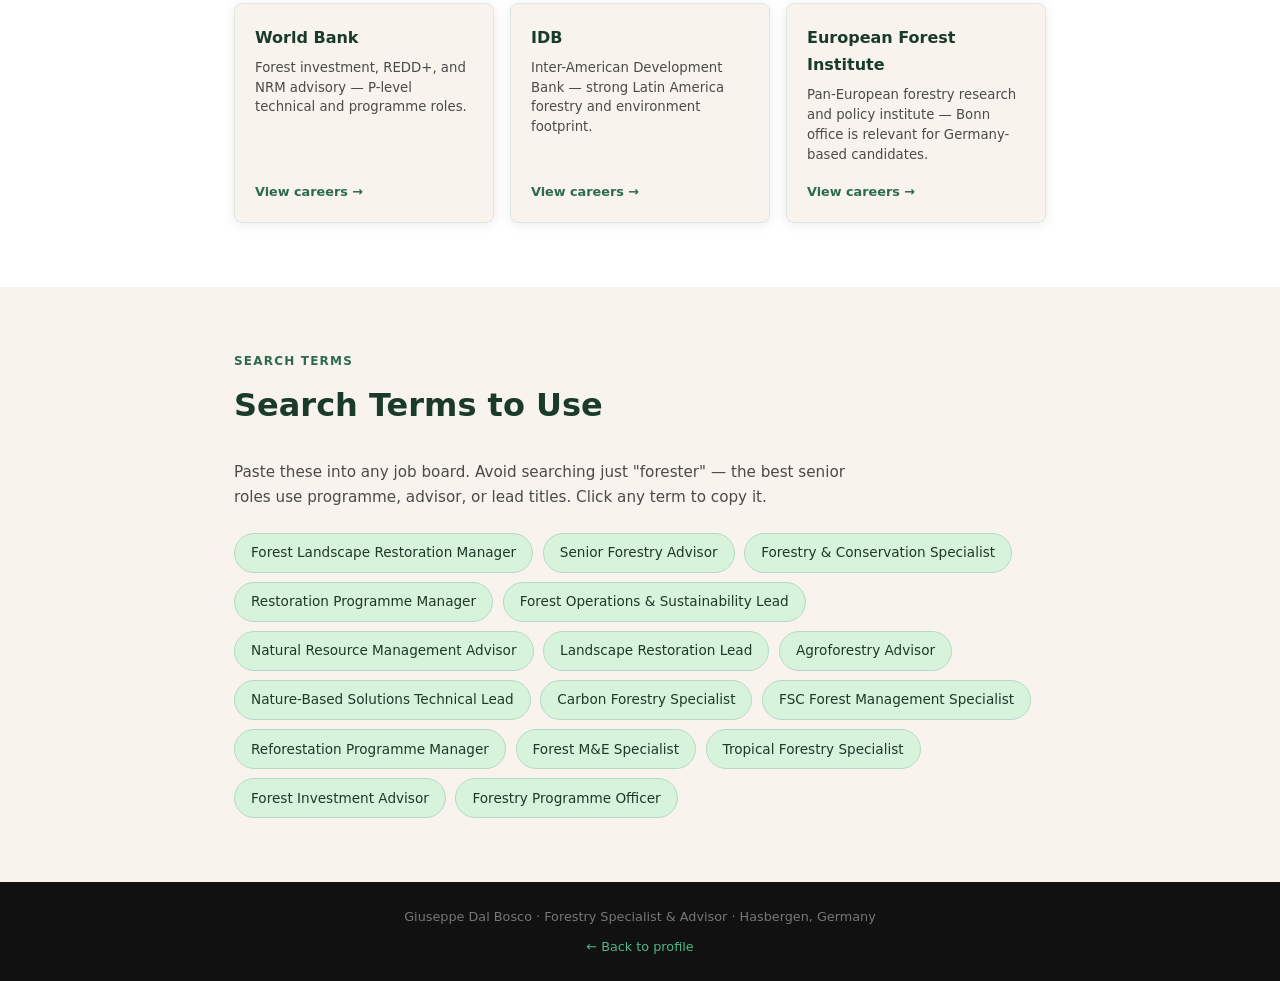
<file: jobs.html>
﻿<!DOCTYPE html>
<html lang="en">
<head>
  <meta charset="UTF-8" />
  <meta name="viewport" content="width=device-width, initial-scale=1.0" />
  <title>Job Opportunities — Giuseppe Dal Bosco</title>
  <meta name="description" content="Live job listings and direct career pages for senior forestry, restoration, and natural resource management roles worldwide." />
  <link rel="stylesheet" href="style.css" />

  <style>
    /* ============================================================
       jobs.html — page-specific styles
       All base variables, reset, nav, footer inherited from style.css
       ============================================================ */

    /* ---- Jobs hero ---- */
    .jobs-hero {
      background: linear-gradient(135deg, var(--green-dark) 0%, var(--green-mid) 100%);
      color: var(--white);
      padding: 3.5rem 0 3rem;
      text-align: center;
    }
    .jobs-hero .section-label { color: var(--green-light); margin-bottom: 0.6rem; }
    .jobs-hero h1 {
      font-size: clamp(1.6rem, 3.5vw, 2.4rem);
      font-weight: 700;
      line-height: 1.2;
      margin-bottom: 0.9rem;
      color: var(--white);
      letter-spacing: -0.01em;
    }
    .jobs-hero .subtitle {
      font-size: 1rem;
      color: var(--green-pale);
      max-width: 560px;
      margin: 0 auto;
      line-height: 1.6;
    }

    /* ---- Nav active ---- */
    nav ul a.nav-active {
      color: var(--green-light);
      border-bottom: 2px solid var(--green-light);
      padding-bottom: 1px;
    }

    /* ---- Section shared ---- */
    .jobs-section { padding: 4rem 0; }
    .jobs-section.alt-bg { background: var(--white); }
    .section-header { margin-bottom: 1.75rem; }
    .section-header p {
      color: var(--text-mid);
      max-width: 600px;
      margin-top: 0.4rem;
      font-size: 0.95rem;
      line-height: 1.6;
    }

    /* ---- Time group headings ---- */
    .time-group-label {
      display: flex;
      align-items: center;
      gap: 0.75rem;
      margin: 1.75rem 0 0.75rem;
      font-size: 0.78rem;
      font-weight: 700;
      text-transform: uppercase;
      letter-spacing: 0.1em;
      color: var(--green-mid);
    }
    .time-group-label::after {
      content: '';
      flex: 1;
      height: 1px;
      background: var(--border);
    }
    .time-group-label:first-child { margin-top: 0; }
    .time-group-count {
      color: var(--text-light);
      font-weight: 500;
      text-transform: none;
      letter-spacing: 0;
    }
    .feed-footnote {
      margin-top: 1.5rem;
      padding-top: 0.75rem;
      border-top: 1px solid var(--border);
      font-size: 0.8rem;
      color: var(--text-light);
    }

    /* ---- Source badge ---- */
    .job-source {
      display: inline-block;
      font-size: 0.67rem;
      font-weight: 700;
      padding: 0.1rem 0.4rem;
      border-radius: 3px;
      text-transform: uppercase;
      letter-spacing: 0.05em;
      vertical-align: middle;
    }
    .job-source-rw { background: #dbeafe; color: #1d4ed8; }

    /* ---- Live job feed ---- */
    .jobs-status {
      color: var(--text-mid);
      font-size: 0.9rem;
      padding: 1.5rem 0;
      display: none;
    }
    .jobs-feed {
      display: flex;
      flex-direction: column;
      gap: 0.75rem;
    }

    .job-card {
      display: block;
      background: var(--white);
      border: 1px solid var(--border);
      border-left: 4px solid var(--green-light);
      border-radius: var(--radius);
      padding: 1rem 1.25rem;
      box-shadow: var(--shadow);
      text-decoration: none;
      color: inherit;
      transition: transform 0.15s, box-shadow 0.15s;
    }
    .job-card:hover {
      transform: translateY(-2px);
      box-shadow: 0 6px 20px rgba(0,0,0,0.12);
      text-decoration: none;
      color: inherit;
    }
    .job-card-meta {
      display: flex;
      flex-wrap: wrap;
      align-items: center;
      gap: 0.35rem;
      margin-bottom: 0.4rem;
      font-size: 0.78rem;
      color: var(--text-light);
    }
    .job-company { font-weight: 600; color: var(--green-mid); }
    .job-dot { color: var(--border); }
    .job-card-main {
      display: flex;
      justify-content: space-between;
      align-items: baseline;
      gap: 1rem;
      flex-wrap: wrap;
    }
    .job-title {
      font-size: 0.975rem;
      font-weight: 600;
      color: var(--green-dark);
      line-height: 1.3;
    }
    .job-salary {
      font-size: 0.82rem;
      font-weight: 600;
      color: var(--text-mid);
      white-space: nowrap;
    }

    /* ---- Org cards ---- */
    .org-category-label {
      display: flex;
      align-items: center;
      gap: 0.75rem;
      margin: 2.5rem 0 1rem;
      font-size: 0.78rem;
      font-weight: 700;
      text-transform: uppercase;
      letter-spacing: 0.1em;
      color: var(--green-mid);
    }
    .org-category-label::after {
      content: '';
      flex: 1;
      height: 1px;
      background: var(--border);
    }
    .org-category-label:first-of-type { margin-top: 0; }
    .org-grid {
      display: grid;
      grid-template-columns: repeat(auto-fit, minmax(240px, 1fr));
      gap: 1rem;
    }
    .org-card {
      display: flex;
      flex-direction: column;
      background: var(--white);
      border: 1px solid var(--border);
      border-radius: var(--radius);
      padding: 1.25rem;
      box-shadow: var(--shadow);
      text-decoration: none;
      color: inherit;
      transition: transform 0.15s, box-shadow 0.15s;
    }
    .org-card:hover {
      transform: translateY(-2px);
      box-shadow: 0 6px 20px rgba(0,0,0,0.12);
      text-decoration: none;
      color: inherit;
    }
    .alt-bg .org-card { background: var(--sand); }
    .org-card-name { font-size: 1rem; font-weight: 700; color: var(--green-dark); margin-bottom: 0.4rem; }
    .org-card-desc { font-size: 0.83rem; color: var(--text-mid); line-height: 1.5; flex-grow: 1; }
    .org-card-link { margin-top: 1rem; font-size: 0.8rem; font-weight: 600; color: var(--green-mid); }

    /* ---- Keywords ---- */
    .keyword-intro {
      color: var(--text-mid);
      max-width: 620px;
      font-size: 0.95rem;
      line-height: 1.6;
      margin-bottom: 1.5rem;
    }
    .keyword-grid { display: flex; flex-wrap: wrap; gap: 0.6rem; }
    .keyword-pill {
      position: relative;
      display: inline-block;
      background: var(--green-pale);
      color: var(--green-dark);
      border: 1px solid #b7d9c6;
      padding: 0.45rem 1rem;
      border-radius: 999px;
      font-size: 0.85rem;
      font-weight: 500;
      cursor: pointer;
      transition: background 0.15s, transform 0.1s;
      user-select: none;
    }
    .keyword-pill:hover { background: #c5ead0; transform: translateY(-1px); }
    .keyword-pill:active { transform: translateY(0); }
    .keyword-pill .tooltip {
      position: absolute;
      bottom: calc(100% + 6px);
      left: 50%;
      transform: translateX(-50%);
      background: var(--green-dark);
      color: var(--white);
      font-size: 0.7rem;
      font-weight: 600;
      padding: 0.25rem 0.6rem;
      border-radius: 4px;
      white-space: nowrap;
      pointer-events: none;
      opacity: 0;
      transition: opacity 0.15s;
    }
    .keyword-pill .tooltip::after {
      content: '';
      position: absolute;
      top: 100%; left: 50%;
      transform: translateX(-50%);
      border: 4px solid transparent;
      border-top-color: var(--green-dark);
    }
    .keyword-pill.copied .tooltip { opacity: 1; }

    /* ---- Footer ---- */
    .jobs-footer {
      background: #111;
      color: var(--text-light);
      text-align: center;
      padding: 1.5rem;
      font-size: 0.8rem;
    }
    .jobs-footer a { color: var(--green-light); font-weight: 500; }
    .jobs-footer a:hover { color: var(--white); text-decoration: none; }
    .jobs-footer .back-link { display: inline-block; margin-top: 0.5rem; }

    /* ---- Responsive ---- */
    @media (max-width: 600px) {
      nav ul { gap: 0.65rem; }
      nav ul a { font-size: 0.78rem; }
      .jobs-hero { padding: 2.5rem 0 2rem; }
      .org-grid { grid-template-columns: 1fr; }
    }
  </style>
</head>
<body>

  <!-- ============ Navigation ============ -->
  <nav>
    <div class="container">
      <a href="index.html" class="nav-name" style="color:var(--white);font-weight:700;font-size:1rem;letter-spacing:0.02em;text-decoration:none;">Giuseppe Dal Bosco</a>
      <ul>
        <li><a href="index.html#about">About</a></li>
        <li><a href="index.html#experience">Experience</a></li>
        <li><a href="jobs.html" class="nav-active">Jobs</a></li>
        <li><a href="cv.html">CV</a></li>
        <li><a href="index.html#contact">Contact</a></li>
      </ul>
    </div>
  </nav>

  <!-- ============ Hero ============ -->
  <header class="jobs-hero">
    <div class="container">
      <span class="section-label">Open Positions</span>
      <h1>Job Opportunities</h1>
      <p class="subtitle">Live job listings and direct career pages for senior forestry, restoration, and NRM roles worldwide.</p>
    </div>
  </header>

  <!-- ============ Live Job Feed ============ -->
  <section class="jobs-section">
    <div class="container">

      <div class="section-header">
        <span class="section-label">Live Feed</span>
        <h2>Open Positions</h2>
        <p>Pulled live from Adzuna (commercial boards) and ReliefWeb (NGO/UN/development sector) across Europe, the Americas, Africa, and Asia-Pacific. Organised by recency — all active postings shown at once.</p>
      </div>

      <p id="jobs-status" class="jobs-status"></p>
      <div id="jobs-feed" class="jobs-feed"></div>

    </div>
  </section>

  <!-- ============ Target Organizations ============ -->
  <section class="jobs-section alt-bg">
    <div class="container">

      <div class="section-header">
        <span class="section-label">Target Organizations</span>
        <h2>Direct Career Pages</h2>
        <p>Organisations that regularly post senior forestry, restoration, and NRM roles. Many postings never reach aggregators — worth checking directly each week.</p>
      </div>

      <!-- 1. Restoration NGOs -->
      <div class="org-category-label">Forest Restoration NGOs &amp; Social Enterprises</div>
      <div class="org-grid">
        <a class="org-card" href="https://www.weforest.org/about-us/jobs" target="_blank" rel="noopener">
          <span class="org-card-name">WeForest</span>
          <span class="org-card-desc">Large-scale reforestation across Africa, Asia, and Latin America — strong FLR operational roles.</span>
          <span class="org-card-link">View careers &rarr;</span>
        </a>
        <a class="org-card" href="https://www.terraformation.com/careers" target="_blank" rel="noopener">
          <span class="org-card-name">Terraformation</span>
          <span class="org-card-desc">Native forest restoration at scale — field operations, silviculture, and technical advisory.</span>
          <span class="org-card-link">View careers &rarr;</span>
        </a>
        <a class="org-card" href="https://landlifecompany.com/careers" target="_blank" rel="noopener">
          <span class="org-card-name">Land Life Company</span>
          <span class="org-card-desc">Science-based reforestation company operating across Europe, Latin America, and beyond.</span>
          <span class="org-card-link">View careers &rarr;</span>
        </a>
        <a class="org-card" href="https://edenprojects.org/careers" target="_blank" rel="noopener">
          <span class="org-card-name">Eden Reforestation Projects</span>
          <span class="org-card-desc">Community-based reforestation in Africa, Asia, and Latin America — field and programme roles.</span>
          <span class="org-card-link">View careers &rarr;</span>
        </a>
        <a class="org-card" href="https://trees.org/careers" target="_blank" rel="noopener">
          <span class="org-card-name">Trees for the Future</span>
          <span class="org-card-desc">Agroforestry and forest restoration, Sub-Saharan Africa — technical and programme roles.</span>
          <span class="org-card-link">View careers &rarr;</span>
        </a>
        <a class="org-card" href="https://www.reforestaction.com/en/jobs" target="_blank" rel="noopener">
          <span class="org-card-name">Reforest'Action</span>
          <span class="org-card-desc">Corporate reforestation platform with growing field implementation capacity in Europe and tropics.</span>
          <span class="org-card-link">View careers &rarr;</span>
        </a>
      </div>

      <!-- 2. International Conservation -->
      <div class="org-category-label">International Conservation Organisations</div>
      <div class="org-grid">
        <a class="org-card" href="https://www.worldwildlife.org/about/careers/" target="_blank" rel="noopener">
          <span class="org-card-name">WWF</span>
          <span class="org-card-desc">Global forest conservation, landscape, and NbS programmes — specialist and programme roles.</span>
          <span class="org-card-link">View careers &rarr;</span>
        </a>
        <a class="org-card" href="https://www.wcs.org/about-us/careers" target="_blank" rel="noopener">
          <span class="org-card-name">WCS</span>
          <span class="org-card-desc">Wildlife Conservation Society — tropical forest conservation across Africa, Asia, and the Americas.</span>
          <span class="org-card-link">View careers &rarr;</span>
        </a>
        <a class="org-card" href="https://careers.tnc.org/" target="_blank" rel="noopener">
          <span class="org-card-name">The Nature Conservancy</span>
          <span class="org-card-desc">Leading conservation NGO with major forest restoration and NbS investment programmes.</span>
          <span class="org-card-link">View careers &rarr;</span>
        </a>
        <a class="org-card" href="https://www.conservation.org/careers" target="_blank" rel="noopener">
          <span class="org-card-name">Conservation International</span>
          <span class="org-card-desc">Tropical biodiversity and forest conservation — field and advisory roles across 30+ countries.</span>
          <span class="org-card-link">View careers &rarr;</span>
        </a>
        <a class="org-card" href="https://hrms.iucn.org/iresy/index.cfm?event=vac.showOpenList" target="_blank" rel="noopener">
          <span class="org-card-name">IUCN</span>
          <span class="org-card-desc">Forests, ecosystems, and restoration programmes — specialist and programme management roles.</span>
          <span class="org-card-link">View careers &rarr;</span>
        </a>
        <a class="org-card" href="https://www.rainforest-alliance.org/careers/" target="_blank" rel="noopener">
          <span class="org-card-name">Rainforest Alliance</span>
          <span class="org-card-desc">Forest certification, sustainable agriculture, and livelihoods — M&amp;E and programme roles.</span>
          <span class="org-card-link">View careers &rarr;</span>
        </a>
      </div>

      <!-- 3. Forest Carbon & NbS -->
      <div class="org-category-label">Forest Carbon &amp; Nature-based Solutions</div>
      <div class="org-grid">
        <a class="org-card" href="https://careers.southpole.com/" target="_blank" rel="noopener">
          <span class="org-card-name">South Pole</span>
          <span class="org-card-desc">Leading NbS and forest carbon project developer — technical and advisory roles worldwide.</span>
          <span class="org-card-link">View careers &rarr;</span>
        </a>
        <a class="org-card" href="https://eco-act.com/careers-in-sustainability-ecoact/" target="_blank" rel="noopener">
          <span class="org-card-name">EcoAct</span>
          <span class="org-card-desc">NbS project development and corporate sustainability advisory — forest and land-use focus.</span>
          <span class="org-card-link">View careers &rarr;</span>
        </a>
        <a class="org-card" href="https://apply.workable.com/wildlife-works/?lng=en" target="_blank" rel="noopener">
          <span class="org-card-name">Wildlife Works Carbon</span>
          <span class="org-card-desc">Community REDD+ projects in Africa — field forestry, monitoring, and project management.</span>
          <span class="org-card-link">View careers &rarr;</span>
        </a>
        <a class="org-card" href="https://pachama.com/careers" target="_blank" rel="noopener">
          <span class="org-card-name">Pachama</span>
          <span class="org-card-desc">Technology-driven forest carbon monitoring and marketplace — forestry and remote sensing roles.</span>
          <span class="org-card-link">View careers &rarr;</span>
        </a>
        <a class="org-card" href="https://www.carbon-direct.com/careers" target="_blank" rel="noopener">
          <span class="org-card-name">Carbon Direct</span>
          <span class="org-card-desc">Science-based carbon removal and nature-based solutions advisory — technical and programme roles.</span>
          <span class="org-card-link">View careers &rarr;</span>
        </a>
      </div>

      <!-- 4. Certification & Standards -->
      <div class="org-category-label">Certification, Standards &amp; Advisory</div>
      <div class="org-grid">
        <a class="org-card" href="https://preferredbynature.org/careers" target="_blank" rel="noopener">
          <span class="org-card-name">Preferred by Nature</span>
          <span class="org-card-desc">FSC, PEFC, and sustainability certification advisory — auditor and specialist roles.</span>
          <span class="org-card-link">View careers &rarr;</span>
        </a>
        <a class="org-card" href="https://fsc.org/en/careers-at-fsc" target="_blank" rel="noopener">
          <span class="org-card-name">FSC International</span>
          <span class="org-card-desc">Forest Stewardship Council secretariat — policy, technical, and programme roles. HQ in Bonn.</span>
          <span class="org-card-link">View careers &rarr;</span>
        </a>
        <a class="org-card" href="https://www.proforest.net/who-we-are/join-our-team/" target="_blank" rel="noopener">
          <span class="org-card-name">ProForest</span>
          <span class="org-card-desc">Sustainable commodities and forest management advisory — technical and field specialist roles.</span>
          <span class="org-card-link">View careers &rarr;</span>
        </a>
        <a class="org-card" href="https://www.landscapealliance.org/about/work-with-us/" target="_blank" rel="noopener">
          <span class="org-card-name">Landscape Alliance</span>
          <span class="org-card-desc">Global landscape restoration platform — technical advisory, programme, and field specialist roles.</span>
          <span class="org-card-link">View careers &rarr;</span>
        </a>
        <a class="org-card" href="https://www.wri.org/careers/jobs" target="_blank" rel="noopener">
          <span class="org-card-name">WRI — Forests</span>
          <span class="org-card-desc">Global think-tank with strong forest landscape restoration and sustainable commodities programmes.</span>
          <span class="org-card-link">View careers &rarr;</span>
        </a>
      </div>

      <!-- 5. Multilateral & Development -->
      <div class="org-category-label">Multilateral &amp; Development Organisations</div>
      <div class="org-grid">
        <a class="org-card" href="https://jobs.fao.org/careersection/fao_external/jobsearch.ftl?lang=en" target="_blank" rel="noopener">
          <span class="org-card-name">FAO</span>
          <span class="org-card-desc">UN Food &amp; Agriculture Organization — Forestry Division posts regularly. Rome HQ and field.</span>
          <span class="org-card-link">View careers &rarr;</span>
        </a>
        <a class="org-card" href="https://careers.un.org/" target="_blank" rel="noopener">
          <span class="org-card-name">UN Careers</span>
          <span class="org-card-desc">All UN system roles — filter by UNEP, UNDP, or search forestry / NRM.</span>
          <span class="org-card-link">View careers &rarr;</span>
        </a>
        <a class="org-card" href="https://www.giz.de/en/html/jobs.html" target="_blank" rel="noopener">
          <span class="org-card-name">GIZ</span>
          <span class="org-card-desc">German development agency — senior forestry and NRM technical roles in international projects.</span>
          <span class="org-card-link">View careers &rarr;</span>
        </a>
        <a class="org-card" href="https://www.worldbank.org/en/about/careers" target="_blank" rel="noopener">
          <span class="org-card-name">World Bank</span>
          <span class="org-card-desc">Forest investment, REDD+, and NRM advisory — P-level technical and programme roles.</span>
          <span class="org-card-link">View careers &rarr;</span>
        </a>
        <a class="org-card" href="https://www.iadb.org/en/how-we-can-work-together/professionals" target="_blank" rel="noopener">
          <span class="org-card-name">IDB</span>
          <span class="org-card-desc">Inter-American Development Bank — strong Latin America forestry and environment footprint.</span>
          <span class="org-card-link">View careers &rarr;</span>
        </a>
        <a class="org-card" href="https://careers.efi.int/" target="_blank" rel="noopener">
          <span class="org-card-name">European Forest Institute</span>
          <span class="org-card-desc">Pan-European forestry research and policy institute — Bonn office is relevant for Germany-based candidates.</span>
          <span class="org-card-link">View careers &rarr;</span>
        </a>
      </div>

    </div>
  </section>

  <!-- ============ Keywords ============ -->
  <section class="jobs-section">
    <div class="container">
      <div class="section-header">
        <span class="section-label">Search Terms</span>
        <h2>Search Terms to Use</h2>
      </div>
      <p class="keyword-intro">Paste these into any job board. Avoid searching just "forester" — the best senior roles use programme, advisor, or lead titles. Click any term to copy it.</p>
      <div class="keyword-grid">
        <span class="keyword-pill" data-text="Forest Landscape Restoration Manager">Forest Landscape Restoration Manager<span class="tooltip">Copied!</span></span>
        <span class="keyword-pill" data-text="Senior Forestry Advisor">Senior Forestry Advisor<span class="tooltip">Copied!</span></span>
        <span class="keyword-pill" data-text="Forestry &amp; Conservation Specialist">Forestry &amp; Conservation Specialist<span class="tooltip">Copied!</span></span>
        <span class="keyword-pill" data-text="Restoration Programme Manager">Restoration Programme Manager<span class="tooltip">Copied!</span></span>
        <span class="keyword-pill" data-text="Forest Operations &amp; Sustainability Lead">Forest Operations &amp; Sustainability Lead<span class="tooltip">Copied!</span></span>
        <span class="keyword-pill" data-text="Natural Resource Management Advisor">Natural Resource Management Advisor<span class="tooltip">Copied!</span></span>
        <span class="keyword-pill" data-text="Landscape Restoration Lead">Landscape Restoration Lead<span class="tooltip">Copied!</span></span>
        <span class="keyword-pill" data-text="Agroforestry Advisor">Agroforestry Advisor<span class="tooltip">Copied!</span></span>
        <span class="keyword-pill" data-text="Nature-Based Solutions Technical Lead">Nature-Based Solutions Technical Lead<span class="tooltip">Copied!</span></span>
        <span class="keyword-pill" data-text="Carbon Forestry Specialist">Carbon Forestry Specialist<span class="tooltip">Copied!</span></span>
        <span class="keyword-pill" data-text="FSC Forest Management Specialist">FSC Forest Management Specialist<span class="tooltip">Copied!</span></span>
        <span class="keyword-pill" data-text="Reforestation Programme Manager">Reforestation Programme Manager<span class="tooltip">Copied!</span></span>
        <span class="keyword-pill" data-text="Forest M&amp;E Specialist">Forest M&amp;E Specialist<span class="tooltip">Copied!</span></span>
        <span class="keyword-pill" data-text="Tropical Forestry Specialist">Tropical Forestry Specialist<span class="tooltip">Copied!</span></span>
        <span class="keyword-pill" data-text="Forest Investment Advisor">Forest Investment Advisor<span class="tooltip">Copied!</span></span>
        <span class="keyword-pill" data-text="Forestry Programme Officer">Forestry Programme Officer<span class="tooltip">Copied!</span></span>
      </div>
    </div>
  </section>

  <!-- ============ Footer ============ -->
  <footer class="jobs-footer">
    <p>Giuseppe Dal Bosco &middot; Forestry Specialist &amp; Advisor &middot; Hasbergen, Germany</p>
    <a href="index.html" class="back-link">&larr; Back to profile</a>
  </footer>

  <script>
    /* ============================================================
       Live job feed — Adzuna API
       ============================================================ */
    var APP_ID  = 'ccdd451d';
    var APP_KEY = '86fbfc6bb921d9cbe939738ac9e9a8e9';

    var SEARCHES = [
      // Europe
      { what: 'forest restoration',              country: 'gb' },
      { what: 'forest restoration',              country: 'de' },
      { what: 'forest restoration',              country: 'nl' },
      { what: 'forest restoration',              country: 'fr' },
      { what: 'forestry advisor',                country: 'gb' },
      { what: 'forestry advisor',                country: 'nl' },
      { what: 'reforestation manager',           country: 'gb' },
      { what: 'forest carbon specialist',        country: 'gb' },
      { what: 'natural resource management forestry', country: 'gb' },
      // Americas
      { what: 'forest restoration',              country: 'us' },
      { what: 'forest restoration',              country: 'ca' },
      { what: 'reforestation manager',           country: 'us' },
      { what: 'forestry advisor',                country: 'ca' },
      // Africa
      { what: 'forest restoration',              country: 'za' },
      { what: 'forestry advisor',                country: 'za' },
      // Asia-Pacific
      { what: 'forest restoration',              country: 'au' },
      { what: 'forest restoration',              country: 'sg' },
      { what: 'forestry advisor',                country: 'au' },
    ];

    // ReliefWeb — NGO/UN/development sector board (registered appname, read-only)
    var RELIEFWEB_APPNAME = 'dalbosco-jobsearch-x7k4sDESTKw8Q9CBJBuv';
    var RELIEFWEB_QUERIES = [
      'forest restoration',
      'forestry specialist',
      'reforestation',
      'forest landscape restoration',
      'sustainable forest management',
      'agroforestry',
      'forest carbon',
      'natural resource management forestry',
    ];

    function fetchSearch(what, country) {
      var url = 'https://api.adzuna.com/v1/api/jobs/' + country + '/search/1'
        + '?app_id=' + APP_ID
        + '&app_key=' + APP_KEY
        + '&what=' + encodeURIComponent(what)
        + '&results_per_page=10'
        + '&sort_by=date'
        + '&content-type=application/json';
      return fetch(url)
        .then(function(r) {
          // Non-200 from Adzuna typically means no coverage for this market/keyword —
          // treat as empty results, not a connectivity error.
          if (!r.ok) return { results: [], _err: false };
          return r.json().then(function(d) { return { results: d.results || [], _err: false }; });
        })
        .catch(function() { return { results: [], _err: true }; }); // network failure only
    }

    function normalizeReliefWebJob(item) {
      var f = item.fields || {};
      var org = (f.source && f.source[0]) ? f.source[0].name : '';
      var country = (f.country && f.country[0]) ? f.country[0].name : 'International';
      var created = (f.date && f.date.created) ? f.date.created : new Date().toISOString();
      var url = f.url || ('https://reliefweb.int/job/' + item.id);
      return {
        id: 'rw_' + item.id,
        title: f.title || '',
        company: { display_name: org },
        location: { display_name: country },
        created: created,
        redirect_url: url,
        salary_min: null,
        salary_max: null,
        _source: 'reliefweb',
      };
    }

    function fetchReliefWeb(query) {
      // ReliefWeb v2 requires a registered appname — approved 2026-06-10 (see RELIEFWEB_APPNAME above)
      return fetch('https://api.reliefweb.int/v2/jobs?appname=' + encodeURIComponent(RELIEFWEB_APPNAME), {
        method: 'POST',
        headers: { 'Content-Type': 'application/json' },
        body: JSON.stringify({
          // Note: no status filter — the jobs API only returns active ("published") postings,
          // and filtering on status:open silently matches nothing.
          query: { value: query, operator: 'AND' },
          fields: { include: ['title', 'date', 'source', 'country', 'url'] },
          sort: ['date:desc'],
          limit: 10,
        }),
      })
        .then(function(r) {
          if (!r.ok) return [];
          return r.json().then(function(d) {
            return (d.data || []).map(normalizeReliefWebJob);
          });
        })
        .catch(function() { return []; });
    }

    /* ---- Same-day result cache ----
       API responses vary between loads (Adzuna rate limits / daily quota), so every
       job seen today is kept in localStorage and merged back in on each refresh.
       The cache resets automatically the next calendar day. */
    var CACHE_KEY = 'gdb_job_cache_v1';
    function todayStr() { return new Date().toISOString().slice(0, 10); }
    function readCache() {
      try {
        var c = JSON.parse(localStorage.getItem(CACHE_KEY));
        if (c && c.date === todayStr() && Array.isArray(c.jobs)) return c.jobs;
      } catch (e) {}
      return [];
    }
    function writeCache(jobs) {
      try { localStorage.setItem(CACHE_KEY, JSON.stringify({ date: todayStr(), jobs: jobs })); } catch (e) {}
    }

    function loadJobs() {
      var statusEl = document.getElementById('jobs-status');
      var feedEl   = document.getElementById('jobs-feed');
      statusEl.textContent = 'Loading positions…';
      statusEl.style.display = 'block';
      feedEl.innerHTML = '';

      var adzunaPromises = SEARCHES.map(function(s) { return fetchSearch(s.what, s.country); });
      var rwPromises     = RELIEFWEB_QUERIES.map(function(q) { return fetchReliefWeb(q); });

      Promise.all([Promise.all(adzunaPromises), Promise.all(rwPromises)]).then(function(both) {
        var adzunaResponses = both[0];
        var rwResponses     = both[1];
        var seen = {};
        var jobs = [];

        adzunaResponses.forEach(function(r) {
          (r.results || []).forEach(function(job) {
            if (!seen[job.id] && isRelevant(job)) { seen[job.id] = true; jobs.push(job); }
          });
        });
        rwResponses.forEach(function(arr) {
          (arr || []).forEach(function(job) {
            if (!seen[job.id] && isRelevant(job)) { seen[job.id] = true; jobs.push(job); }
          });
        });

        // Merge in everything already seen today, so a thin or empty API response
        // (rate limit / quota) never makes earlier results disappear.
        readCache().forEach(function(job) {
          if (!seen[job.id]) { seen[job.id] = true; jobs.push(job); }
        });

        jobs.sort(function(a, b) { return new Date(b.created) - new Date(a.created); });
        writeCache(jobs);

        // If every Adzuna call came back empty, quota may be exhausted
        var adzunaTotalRaw = adzunaResponses.reduce(function(n, r) { return n + (r.results || []).length; }, 0);
        if (jobs.length === 0) {
          if (adzunaTotalRaw === 0) {
            statusEl.innerHTML = 'No positions found on this load. The commercial job board (Adzuna) has a 250-call daily limit; if the page has been loaded many times today the quota may be temporarily exhausted. <strong>Try again tomorrow</strong> when the daily quota resets.';
          } else {
            statusEl.textContent = 'No matching positions at this time — the feed refreshes on each visit, so check back in a day or two.';
          }
          return;
        }

        statusEl.style.display = 'none';

        // Group by recency
        var now = Date.now();
        var buckets = [
          { label: 'Posted this week',  max: 7,     jobs: [] },
          { label: 'Posted this month', max: 30,    jobs: [] },
          { label: 'Older postings',    max: 99999, jobs: [] },
        ];
        jobs.forEach(function(job) {
          var daysAgo = (now - new Date(job.created)) / 86400000;
          for (var i = 0; i < buckets.length; i++) {
            if (daysAgo <= buckets[i].max) { buckets[i].jobs.push(job); break; }
          }
        });

        var html = '';
        buckets.forEach(function(b) {
          if (!b.jobs.length) return;
          html += '<div class="time-group-label">' + b.label
                + ' <span class="time-group-count">(' + b.jobs.length + ')</span></div>';
          html += b.jobs.map(renderCard).join('');
        });

        feedEl.innerHTML = html;
      });
    }

    function renderCard(job) {
      var daysAgo = Math.floor((Date.now() - new Date(job.created)) / 86400000);
      var age = daysAgo === 0 ? 'Today'
              : daysAgo === 1 ? 'Yesterday'
              : daysAgo + ' days ago';

      var salaryHtml = '';
      if (job.salary_min && job.salary_max) {
        salaryHtml = '<span class="job-salary">'
          + Math.round(job.salary_min / 1000) + 'k–'
          + Math.round(job.salary_max / 1000) + 'k</span>';
      } else if (job.salary_min) {
        salaryHtml = '<span class="job-salary">From ' + Math.round(job.salary_min / 1000) + 'k</span>';
      }

      return '<a class="job-card" href="' + esc(job.redirect_url) + '" target="_blank" rel="noopener">'
        + '<div class="job-card-meta">'
        + '<span class="job-company">' + esc(job.company.display_name) + '</span>'
        + '<span class="job-dot">&middot;</span>'
        + '<span class="job-location">' + esc(job.location.display_name) + '</span>'
        + '<span class="job-dot">&middot;</span>'
        + '<span class="job-age">' + age + '</span>'
        + (job._source === 'reliefweb' ? '<span class="job-dot">&middot;</span><span class="job-source job-source-rw">ReliefWeb</span>' : '')
        + '</div>'
        + '<div class="job-card-main">'
        + '<span class="job-title">' + esc(job.title) + '</span>'
        + salaryHtml
        + '</div>'
        + '</a>';
    }

    /* ---- Title relevance filter ---- */
    // Terms that must appear at a word boundary (to avoid e.g. "rainforest builder" matching "forest")
    var TITLE_TERMS_BOUNDARY = [
      'forest', 'forestry', 'forester', 'woodland', 'timber', 'arborist',
      'plantation', 'silviculture', 'agroforestry',
    ];
    // Terms where a substring match is fine (prefix-safe)
    var TITLE_TERMS_SUBSTR = [
      'restor', 'reforest', 'afforest',
      'conservat',
      'natural resource', 'landscape restor',
      'nature-based', 'nbs', 'redd',
      'carbon project', 'forest carbon',
      'biodiversity', 'habitat restor',
      'land restor', 'ecosystem restor',
      'tree planting',
    ];

    function isRelevant(job) {
      var title = (job.title || '').toLowerCase();
      if (TITLE_TERMS_SUBSTR.some(function(t) { return title.indexOf(t) !== -1; })) return true;
      return TITLE_TERMS_BOUNDARY.some(function(t) {
        return new RegExp('\\b' + t).test(title);
      });
    }

    function esc(str) {
      if (!str) return '';
      return String(str)
        .replace(/&/g, '&amp;')
        .replace(/</g, '&lt;')
        .replace(/>/g, '&gt;')
        .replace(/"/g, '&quot;');
    }

    /* ---- Initial load ---- */
    loadJobs();

    /* ============================================================
       Clipboard — keyword pills
       ============================================================ */
    document.querySelectorAll('.keyword-pill').forEach(function(pill) {
      pill.addEventListener('click', function() {
        var tmp = document.createElement('textarea');
        tmp.innerHTML = pill.getAttribute('data-text');
        var text = tmp.value;
        if (navigator.clipboard && navigator.clipboard.writeText) {
          navigator.clipboard.writeText(text).then(function() { flash(pill); });
        } else {
          var ta = document.createElement('textarea');
          ta.value = text;
          ta.style.cssText = 'position:fixed;opacity:0';
          document.body.appendChild(ta);
          ta.focus(); ta.select();
          try { document.execCommand('copy'); } catch(e) {}
          document.body.removeChild(ta);
          flash(pill);
        }
      });
    });

    function flash(pill) {
      pill.classList.add('copied');
      setTimeout(function() { pill.classList.remove('copied'); }, 1800);
    }
  </script>

</body>
</html>
</file>
<file: style.css>
/* ============================================================
   Giuseppe Dal Bosco — Job Search Portfolio
   style.css
   ============================================================ */

:root {
  --green-dark:   #1a3a2a;
  --green-mid:    #2d6a4f;
  --green-light:  #52b788;
  --green-pale:   #d8f3dc;
  --sand:         #f8f4ed;
  --text-dark:    #1c1c1c;
  --text-mid:     #4a4a4a;
  --text-light:   #777777;
  --white:        #ffffff;
  --border:       #dde8e2;
  --shadow:       0 2px 12px rgba(0,0,0,0.08);
  --radius:       8px;
  --max-width:    860px;
  --font-sans:    'Segoe UI', system-ui, -apple-system, sans-serif;
}

/* ---- Reset ---- */
*, *::before, *::after { box-sizing: border-box; margin: 0; padding: 0; }
html { scroll-behavior: smooth; }
body {
  font-family: var(--font-sans);
  font-size: 16px;
  line-height: 1.7;
  color: var(--text-dark);
  background: var(--sand);
}
a { color: var(--green-mid); text-decoration: none; }
a:hover { color: var(--green-light); text-decoration: underline; }
img { max-width: 100%; display: block; }

/* ---- Layout ---- */
.container {
  max-width: var(--max-width);
  margin: 0 auto;
  padding: 0 1.5rem;
}
section { padding: 4rem 0; }
section:nth-child(even) { background: var(--white); }

/* ---- Navigation ---- */
nav {
  position: sticky;
  top: 0;
  z-index: 100;
  background: var(--green-dark);
  padding: 0.75rem 0;
  box-shadow: 0 2px 8px rgba(0,0,0,0.2);
}
nav .container {
  display: flex;
  justify-content: space-between;
  align-items: center;
}
nav .nav-name {
  color: var(--white);
  font-weight: 700;
  font-size: 1rem;
  letter-spacing: 0.02em;
}
nav ul {
  list-style: none;
  display: flex;
  gap: 1.5rem;
}
nav ul a {
  color: var(--green-pale);
  font-size: 0.875rem;
  font-weight: 500;
  letter-spacing: 0.03em;
  text-transform: uppercase;
}
nav ul a:hover { color: var(--white); text-decoration: none; }

/* ---- Hero ---- */
.hero {
  background: linear-gradient(135deg, var(--green-dark) 0%, var(--green-mid) 100%);
  color: var(--white);
  padding: 5rem 0 4rem;
  text-align: center;
}
.hero h1 {
  font-size: clamp(1.8rem, 4vw, 2.8rem);
  font-weight: 700;
  line-height: 1.2;
  margin-bottom: 1rem;
  letter-spacing: -0.01em;
}
.hero .subtitle {
  font-size: 1.1rem;
  color: var(--green-pale);
  max-width: 600px;
  margin: 0 auto 2rem;
  line-height: 1.6;
}
.hero .badge-row {
  display: flex;
  flex-wrap: wrap;
  justify-content: center;
  gap: 0.6rem;
  margin-bottom: 2rem;
}
.badge {
  background: rgba(255,255,255,0.15);
  border: 1px solid rgba(255,255,255,0.3);
  color: var(--white);
  padding: 0.3rem 0.85rem;
  border-radius: 999px;
  font-size: 0.8rem;
  font-weight: 500;
  letter-spacing: 0.02em;
}
.btn {
  display: inline-block;
  padding: 0.75rem 1.75rem;
  border-radius: var(--radius);
  font-weight: 600;
  font-size: 0.95rem;
  cursor: pointer;
  transition: background 0.2s, transform 0.1s;
}
.btn:active { transform: translateY(1px); }
.btn-primary {
  background: var(--green-light);
  color: var(--green-dark);
  margin-right: 0.75rem;
}
.btn-primary:hover { background: #63d09a; text-decoration: none; color: var(--green-dark); }
.btn-outline {
  background: transparent;
  color: var(--white);
  border: 2px solid rgba(255,255,255,0.6);
}
.btn-outline:hover { border-color: var(--white); text-decoration: none; color: var(--white); }

/* ---- Section headings ---- */
.section-label {
  display: block;
  font-size: 0.75rem;
  font-weight: 700;
  text-transform: uppercase;
  letter-spacing: 0.1em;
  color: var(--green-mid);
  margin-bottom: 0.4rem;
}
h2 {
  font-size: clamp(1.4rem, 3vw, 2rem);
  font-weight: 700;
  color: var(--green-dark);
  margin-bottom: 0.5rem;
}
h3 {
  font-size: 1.1rem;
  font-weight: 600;
  color: var(--green-dark);
  margin-bottom: 0.4rem;
}
.section-intro {
  color: var(--text-mid);
  max-width: 640px;
  margin-bottom: 2.5rem;
}

/* ---- About ---- */
#about p {
  color: var(--text-mid);
  max-width: 680px;
  font-size: 1.05rem;
}

/* ---- Strengths grid ---- */
.strengths-grid {
  display: grid;
  grid-template-columns: repeat(auto-fit, minmax(260px, 1fr));
  gap: 1.25rem;
  margin-top: 1rem;
}
.strength-card {
  background: var(--sand);
  border: 1px solid var(--border);
  border-left: 4px solid var(--green-light);
  padding: 1.25rem;
  border-radius: var(--radius);
}
.strength-card h3 { font-size: 0.95rem; margin-bottom: 0.35rem; }
.strength-card p { font-size: 0.875rem; color: var(--text-mid); }

/* ---- Experience themes ---- */
.experience-list { margin-top: 1rem; }
.exp-item {
  display: grid;
  grid-template-columns: 140px 1fr;
  gap: 1.25rem;
  padding: 1.5rem 0;
  border-bottom: 1px solid var(--border);
  align-items: start;
}
.exp-item:last-child { border-bottom: none; }
.exp-meta { color: var(--text-light); font-size: 0.85rem; line-height: 1.5; }
.exp-meta strong { display: block; color: var(--green-dark); font-size: 0.9rem; margin-bottom: 0.2rem; }
.exp-body h3 { font-size: 1rem; margin-bottom: 0.3rem; }
.exp-body p { font-size: 0.9rem; color: var(--text-mid); }

/* ---- Languages ---- */
.lang-grid {
  display: flex;
  flex-wrap: wrap;
  gap: 1rem;
  margin-top: 1rem;
}
.lang-card {
  background: var(--white);
  border: 1px solid var(--border);
  border-radius: var(--radius);
  padding: 1rem 1.5rem;
  min-width: 150px;
  text-align: center;
  box-shadow: var(--shadow);
}
.lang-card .lang-name { font-weight: 700; font-size: 1rem; color: var(--green-dark); }
.lang-card .lang-level { font-size: 0.8rem; color: var(--text-light); margin-top: 0.2rem; }
.lang-card .lang-dots { margin-top: 0.5rem; }
.dot {
  display: inline-block;
  width: 10px; height: 10px;
  border-radius: 50%;
  margin: 0 2px;
}
.dot.filled { background: var(--green-mid); }
.dot.empty { background: var(--border); }

/* ---- Target roles ---- */
.roles-grid {
  display: grid;
  grid-template-columns: repeat(auto-fit, minmax(200px, 1fr));
  gap: 0.75rem;
  margin-top: 1rem;
}
.role-tag {
  background: var(--green-pale);
  color: var(--green-dark);
  border: 1px solid #b7d9c6;
  padding: 0.6rem 1rem;
  border-radius: var(--radius);
  font-size: 0.875rem;
  font-weight: 500;
  text-align: center;
}

/* ---- Regions ---- */
.regions-list {
  display: flex;
  flex-wrap: wrap;
  gap: 0.6rem;
  margin-top: 1rem;
}
.region-pill {
  background: var(--green-dark);
  color: var(--white);
  padding: 0.4rem 1rem;
  border-radius: 999px;
  font-size: 0.85rem;
  font-weight: 500;
}

/* ---- Contact ---- */
#contact {
  background: var(--green-dark);
  color: var(--white);
}
#contact .section-label { color: var(--green-light); }
#contact h2 { color: var(--white); }
#contact p { color: var(--green-pale); max-width: 520px; }
.contact-links {
  display: flex;
  flex-wrap: wrap;
  gap: 1rem;
  margin-top: 1.5rem;
}
.contact-link {
  display: flex;
  align-items: center;
  gap: 0.5rem;
  background: rgba(255,255,255,0.08);
  border: 1px solid rgba(255,255,255,0.2);
  color: var(--white);
  padding: 0.6rem 1.2rem;
  border-radius: var(--radius);
  font-size: 0.9rem;
  font-weight: 500;
}
.contact-link:hover { background: rgba(255,255,255,0.15); color: var(--white); text-decoration: none; }

/* ---- Footer ---- */
footer {
  background: #111;
  color: var(--text-light);
  text-align: center;
  padding: 1.5rem;
  font-size: 0.8rem;
}

/* ---- Responsive ---- */
@media (max-width: 600px) {
  nav ul { gap: 0.75rem; }
  .exp-item { grid-template-columns: 1fr; }
  .exp-meta { margin-bottom: 0.25rem; }
  .hero { padding: 3.5rem 0 3rem; }
}
</file>
